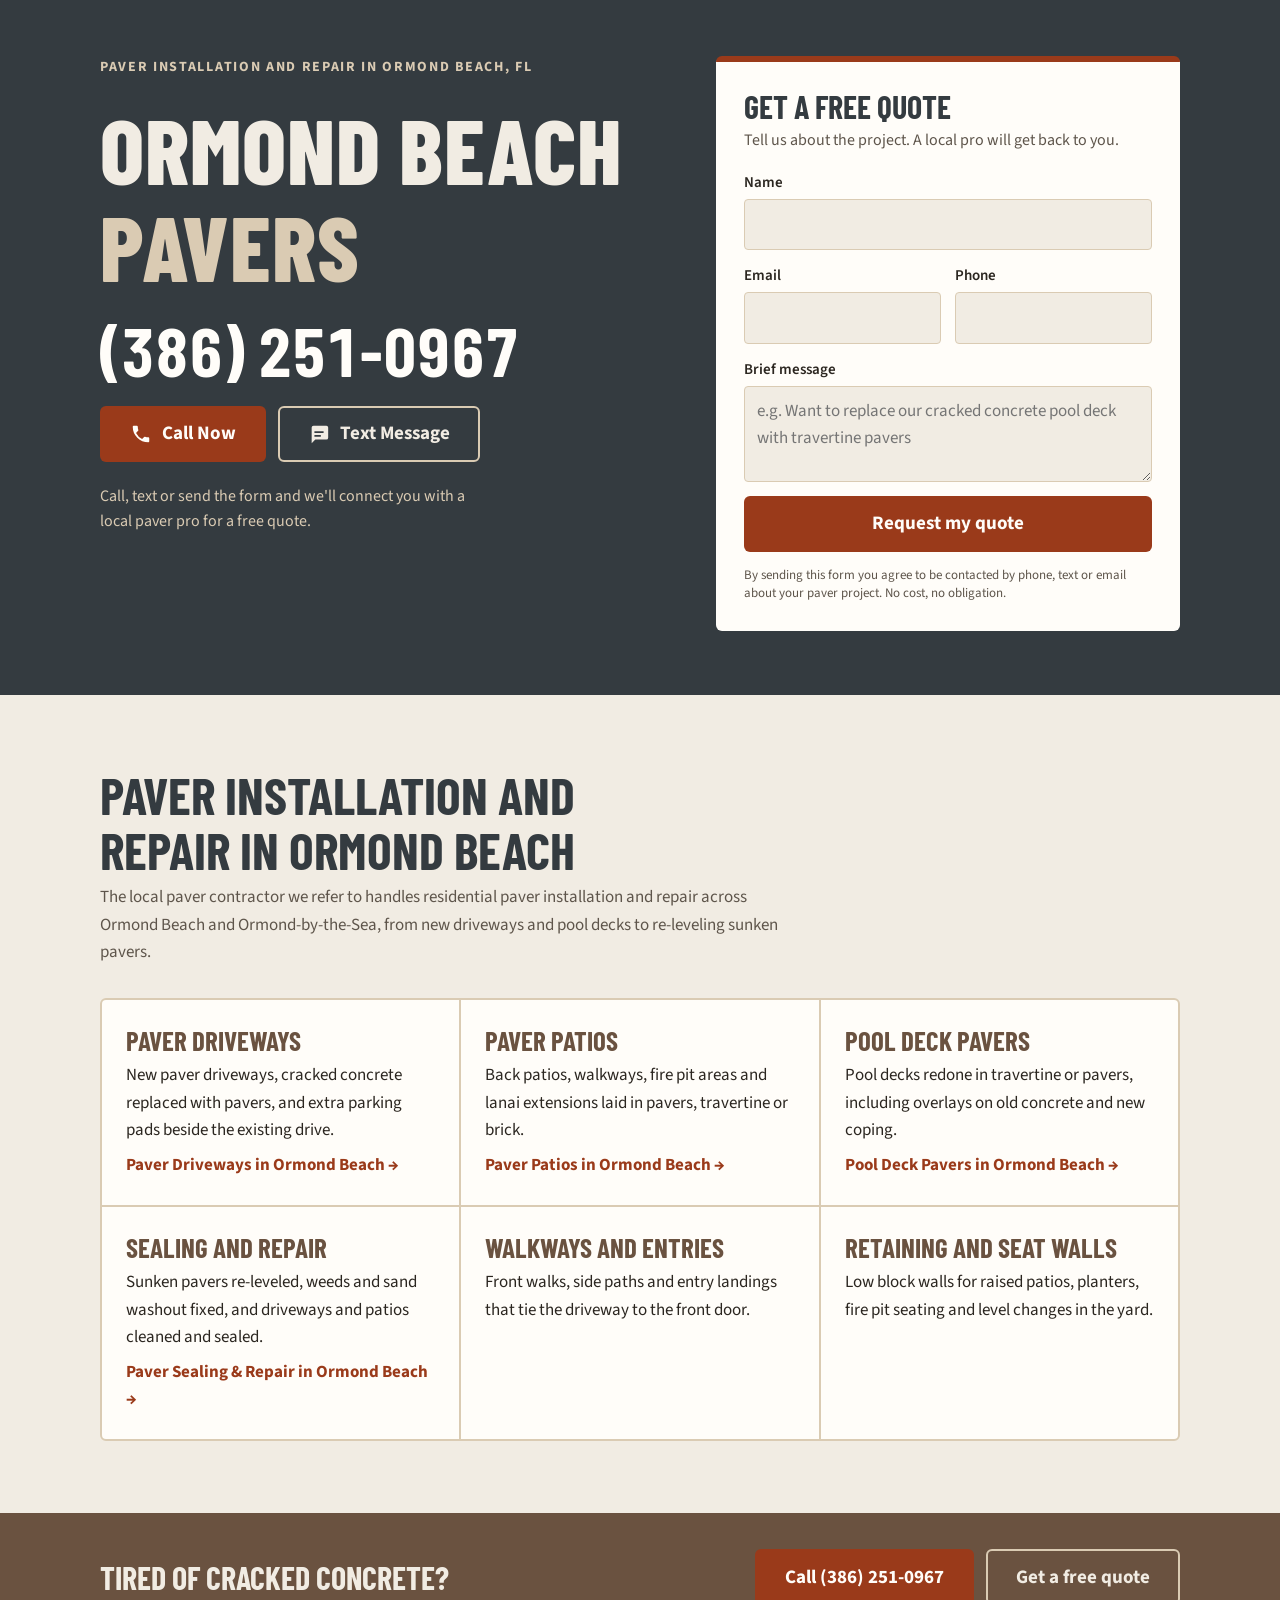
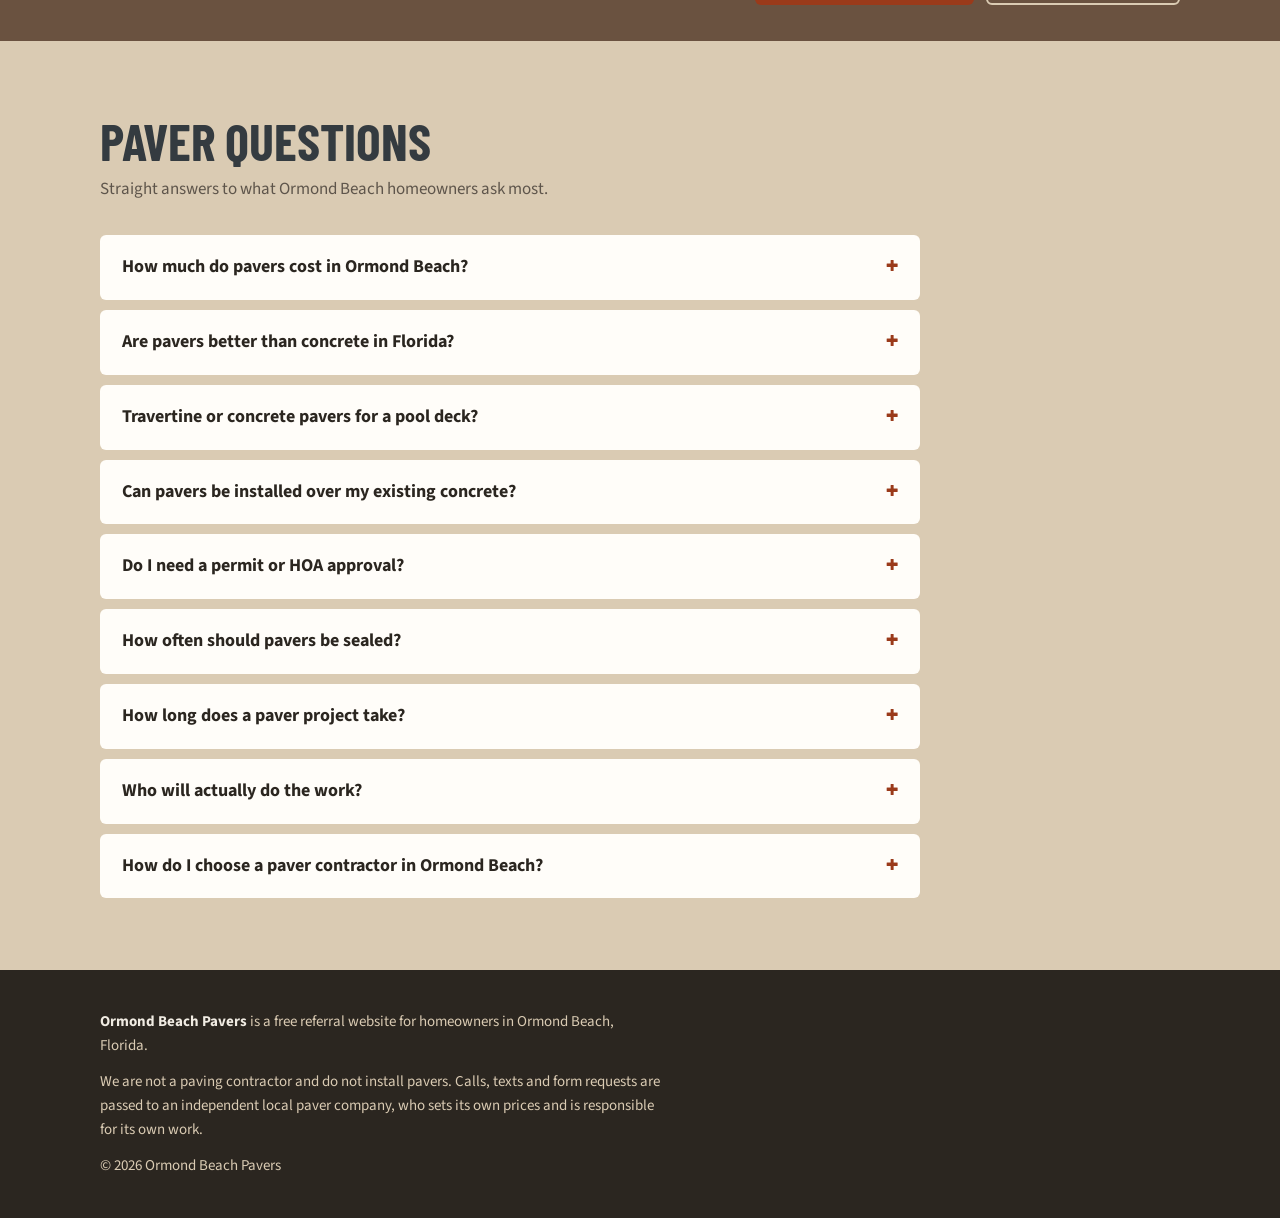
<file: index.html>
<!doctype html>
<html lang="en">
<head>
<meta charset="utf-8">
<meta name="viewport" content="width=device-width, initial-scale=1, viewport-fit=cover">
<title>Paver Contractors &amp; Installation in Ormond Beach, FL</title>
<meta name="description" content="Looking for paver contractors in Ormond Beach, FL? Get connected with a local paver company for paver installation and repair on driveways, patios and pool decks. Free referral, free quotes.">
<link rel="canonical" href="https://ormondbeachpavers.com/">
<meta property="og:type" content="website">
<meta property="og:site_name" content="Ormond Beach Pavers">
<meta property="og:title" content="Paver Contractors &amp; Installation in Ormond Beach, FL">
<meta property="og:description" content="Looking for paver contractors in Ormond Beach, FL? Get connected with a local paver company for paver installation and repair on driveways, patios and pool decks. Free referral, free quotes.">
<meta property="og:url" content="https://ormondbeachpavers.com/">
<meta property="og:locale" content="en_US">
<link rel="preconnect" href="https://fonts.googleapis.com">
<link rel="preconnect" href="https://fonts.gstatic.com" crossorigin>
<link rel="stylesheet" href="https://fonts.googleapis.com/css2?family=Barlow+Condensed:wght@600;700;800&family=Source+Sans+3:wght@400;600;700&display=swap">
<link rel="stylesheet" href="/site.css">
<script type="application/ld+json">
{
 "@context": "https://schema.org",
 "@type": "WebSite",
 "name": "Ormond Beach Pavers",
 "url": "https://ormondbeachpavers.com/"
}
</script>
<script type="application/ld+json">
{
 "@context": "https://schema.org",
 "@type": "Service",
 "name": "Ormond Beach Pavers referrals",
 "serviceType": "Paver installation referral",
 "description": "Free referral service that connects Ormond Beach homeowners with an independent local paver company.",
 "areaServed": {
  "@type": "City",
  "name": "Ormond Beach",
  "containedInPlace": {
   "@type": "State",
   "name": "Florida"
  }
 },
 "provider": {
  "@type": "Organization",
  "name": "Ormond Beach Pavers",
  "url": "https://ormondbeachpavers.com/"
 }
}
</script>
<script type="application/ld+json">
{
 "@context": "https://schema.org",
 "@type": "FAQPage",
 "mainEntity": [
  {
   "@type": "Question",
   "name": "How much do pavers cost in Ormond Beach?",
   "acceptedAnswer": {
    "@type": "Answer",
    "text": "It depends on the size of the area, the paver type (concrete, travertine or brick), whether an old concrete slab has to be torn out, how much base work and grading is needed, and the pattern and borders. The fastest way to a real number is a free on-site quote, and it's worth comparing written quotes that list the same items."
   }
  },
  {
   "@type": "Question",
   "name": "Are pavers better than concrete in Florida?",
   "acceptedAnswer": {
    "@type": "Answer",
    "text": "Concrete costs less up front, but slabs crack as they settle and as roots push up, and cracks are hard to patch invisibly. Pavers cost more, but they flex instead of cracking, and a sunken or lifted section can be pulled up and relaid with the same pavers."
   }
  },
  {
   "@type": "Question",
   "name": "Travertine or concrete pavers for a pool deck?",
   "acceptedAnswer": {
    "@type": "Answer",
    "text": "Travertine stays cooler underfoot and has a natural, coastal look, which is why it's so common around Florida pools. Concrete pavers cost less and come in more colors. Lighter colors stay cooler in either material."
   }
  },
  {
   "@type": "Question",
   "name": "Can pavers be installed over my existing concrete?",
   "acceptedAnswer": {
    "@type": "Answer",
    "text": "Sometimes. If the slab is solid and level, thinner pavers or travertine can often be laid over it. If it's cracked, sinking or lifted by roots, it usually needs to come out first."
   }
  },
  {
   "@type": "Question",
   "name": "Do I need a permit or HOA approval?",
   "acceptedAnswer": {
    "@type": "Answer",
    "text": "Driveway aprons in the city right-of-way usually need approval from the City of Ormond Beach, and many Ormond neighborhoods have HOAs that approve colors and materials. Check both before work starts, and ask whether your contractor pulls any permits."
   }
  },
  {
   "@type": "Question",
   "name": "How often should pavers be sealed?",
   "acceptedAnswer": {
    "@type": "Answer",
    "text": "Sealing isn't required, but it helps lock the joint sand and resist stains and mold. Many Florida homeowners reseal every few years, depending on sun, shade and traffic."
   }
  },
  {
   "@type": "Question",
   "name": "How long does a paver project take?",
   "acceptedAnswer": {
    "@type": "Answer",
    "text": "Most residential patios, pool decks and driveways take a few days to about a week once work starts. Tear-out, walls, steps and rain can add time."
   }
  },
  {
   "@type": "Question",
   "name": "Who will actually do the work?",
   "acceptedAnswer": {
    "@type": "Answer",
    "text": "An independent local paver company. This site is a referral service. We don't employ crews or install pavers ourselves. When you call, text or send the form, we pass your request to a local company that serves Ormond Beach. Always ask any company for proof of insurance before work starts."
   }
  },
  {
   "@type": "Question",
   "name": "How do I choose a paver contractor in Ormond Beach?",
   "acceptedAnswer": {
    "@type": "Answer",
    "text": "Ask for proof of liability insurance and workers' compensation, and get a written quote that spells out the base depth, compaction, edge restraint, joint sand and cleanup, so you can compare quotes line for line. Ask to see recent paver installations nearby and what the workmanship warranty covers."
   }
  }
 ]
}
</script>
</head>
<body>

<header class="hero">
  <div class="wrap hero-grid">
    <div class="hero-copy">
      <div class="eyebrow">Paver installation and repair in Ormond Beach, FL</div>
      <h1>Ormond Beach <span>Pavers</span></h1>
      <a class="phone" href="tel:+13862510967">(386) 251-0967</a>
      <div class="ctas">
        <a class="btn btn-rust" href="tel:+13862510967">
          <svg viewBox="0 0 24 24" fill="currentColor" aria-hidden="true"><path d="M6.6 10.8a15.1 15.1 0 0 0 6.6 6.6l2.2-2.2a1 1 0 0 1 1-.25 11.4 11.4 0 0 0 3.6.57 1 1 0 0 1 1 1V20a1 1 0 0 1-1 1A17 17 0 0 1 3 4a1 1 0 0 1 1-1h3.5a1 1 0 0 1 1 1c0 1.25.2 2.45.57 3.57a1 1 0 0 1-.25 1z"/></svg>
          Call Now
        </a>
        <a class="btn btn-outline" href="sms:+13862510967">
          <svg viewBox="0 0 24 24" fill="currentColor" aria-hidden="true"><path d="M4 3h16a2 2 0 0 1 2 2v11a2 2 0 0 1-2 2H8l-4 4V5a2 2 0 0 1 2-2zm3 6v2h10V9zm0 4v2h7v-2z"/></svg>
          Text Message
        </a>
      </div>
      <p class="hero-note">Call, text or send the form and we'll connect you with a local paver pro for a free quote.</p>
    </div>

    <div class="quote" id="quote">
      <h2>Get a free quote</h2>
      <p class="sub">Tell us about the project. A local pro will get back to you.</p>
      <form id="lead-form" action="/api/lead" method="post" novalidate>
        <div class="hp" aria-hidden="true"><label for="company">Company</label><input id="company" name="company" type="text" tabindex="-1" autocomplete="off"></div>
        <div class="field">
          <label for="name">Name</label>
          <input id="name" name="name" type="text" autocomplete="name" required>
        </div>
        <div class="row2">
          <div class="field">
            <label for="email">Email</label>
            <input id="email" name="email" type="email" autocomplete="email" required>
          </div>
          <div class="field">
            <label for="phone">Phone</label>
            <input id="phone" name="phone" type="tel" autocomplete="tel" required>
          </div>
        </div>
        <div class="field">
          <label for="message">Brief message</label>
          <textarea id="message" name="message" placeholder="e.g. Want to replace our cracked concrete pool deck with travertine pavers"></textarea>
        </div>
        <button class="btn btn-rust" type="submit">Request my quote</button>
        <p class="consent">By sending this form you agree to be contacted by phone, text or email about your paver project. No cost, no obligation.</p>
        <p class="form-msg" id="form-msg" hidden></p>
      </form>
    </div>
  </div>
</header>

<main>
  <section class="block services" id="services">
    <div class="wrap">
      <div class="section-head">
        <h2>Paver installation and repair in Ormond Beach</h2>
        <p>The local paver contractor we refer to handles residential paver installation and repair across Ormond Beach and Ormond-by-the-Sea, from new driveways and pool decks to re-leveling sunken pavers.</p>
      </div>
      <div class="svc-grid">
        <div class="svc"><a href="/paver-driveways/"><h3>Paver driveways</h3><p>New paver driveways, cracked concrete replaced with pavers, and extra parking pads beside the existing drive.</p><p class="more">Paver Driveways in Ormond Beach &rarr;</p></a></div>
        <div class="svc"><a href="/paver-patios/"><h3>Paver patios</h3><p>Back patios, walkways, fire pit areas and lanai extensions laid in pavers, travertine or brick.</p><p class="more">Paver Patios in Ormond Beach &rarr;</p></a></div>
        <div class="svc"><a href="/pool-deck-pavers/"><h3>Pool deck pavers</h3><p>Pool decks redone in travertine or pavers, including overlays on old concrete and new coping.</p><p class="more">Pool Deck Pavers in Ormond Beach &rarr;</p></a></div>
        <div class="svc"><a href="/paver-sealing-repair/"><h3>Sealing and repair</h3><p>Sunken pavers re-leveled, weeds and sand washout fixed, and driveways and patios cleaned and sealed.</p><p class="more">Paver Sealing &amp; Repair in Ormond Beach &rarr;</p></a></div>
        <div class="svc"><h3>Walkways and entries</h3><p>Front walks, side paths and entry landings that tie the driveway to the front door.</p></div>
        <div class="svc"><h3>Retaining and seat walls</h3><p>Low block walls for raised patios, planters, fire pit seating and level changes in the yard.</p></div>
      </div>
    </div>
  </section>

  <div class="mid-cta">
    <div class="wrap">
      <p>Tired of cracked concrete?</p>
      <div class="ctas">
        <a class="btn btn-rust" href="tel:+13862510967">Call (386) 251-0967</a>
        <a class="btn btn-outline" href="#quote">Get a free quote</a>
      </div>
    </div>
  </div>

  <section class="block faq" id="faq">
    <div class="wrap">
      <div class="section-head">
        <h2>Paver questions</h2>
        <p>Straight answers to what Ormond Beach homeowners ask most.</p>
      </div>
      <div class="faq-list">
        <details>
          <summary>How much do pavers cost in Ormond Beach?</summary>
          <p>It depends on the size of the area, the paver type (concrete, travertine or brick), whether an old concrete slab has to be torn out, how much base work and grading is needed, and the pattern and borders. The fastest way to a real number is a free on-site quote, and it&#x27;s worth comparing written quotes that list the same items.</p>
        </details>
        <details>
          <summary>Are pavers better than concrete in Florida?</summary>
          <p>Concrete costs less up front, but slabs crack as they settle and as roots push up, and cracks are hard to patch invisibly. Pavers cost more, but they flex instead of cracking, and a sunken or lifted section can be pulled up and relaid with the same pavers.</p>
        </details>
        <details>
          <summary>Travertine or concrete pavers for a pool deck?</summary>
          <p>Travertine stays cooler underfoot and has a natural, coastal look, which is why it&#x27;s so common around Florida pools. Concrete pavers cost less and come in more colors. Lighter colors stay cooler in either material.</p>
        </details>
        <details>
          <summary>Can pavers be installed over my existing concrete?</summary>
          <p>Sometimes. If the slab is solid and level, thinner pavers or travertine can often be laid over it. If it&#x27;s cracked, sinking or lifted by roots, it usually needs to come out first.</p>
        </details>
        <details>
          <summary>Do I need a permit or HOA approval?</summary>
          <p>Driveway aprons in the city right-of-way usually need approval from the City of Ormond Beach, and many Ormond neighborhoods have HOAs that approve colors and materials. Check both before work starts, and ask whether your contractor pulls any permits.</p>
        </details>
        <details>
          <summary>How often should pavers be sealed?</summary>
          <p>Sealing isn&#x27;t required, but it helps lock the joint sand and resist stains and mold. Many Florida homeowners reseal every few years, depending on sun, shade and traffic.</p>
        </details>
        <details>
          <summary>How long does a paver project take?</summary>
          <p>Most residential patios, pool decks and driveways take a few days to about a week once work starts. Tear-out, walls, steps and rain can add time.</p>
        </details>
        <details>
          <summary>Who will actually do the work?</summary>
          <p>An independent local paver company. This site is a referral service. We don&#x27;t employ crews or install pavers ourselves. When you call, text or send the form, we pass your request to a local company that serves Ormond Beach. Always ask any company for proof of insurance before work starts.</p>
        </details>
        <details>
          <summary>How do I choose a paver contractor in Ormond Beach?</summary>
          <p>Ask for proof of liability insurance and workers&#x27; compensation, and get a written quote that spells out the base depth, compaction, edge restraint, joint sand and cleanup, so you can compare quotes line for line. Ask to see recent paver installations nearby and what the workmanship warranty covers.</p>
        </details>
      </div>
    </div>
  </section>
</main>

<footer>
  <div class="wrap">
    <p><strong>Ormond Beach Pavers</strong> is a free referral website for homeowners in Ormond Beach, Florida.</p>
    <p>We are not a paving contractor and do not install pavers. Calls, texts and form requests are passed to an independent local paver company, who sets its own prices and is responsible for its own work.</p>
    <p>&copy; 2026 Ormond Beach Pavers</p>
  </div>
</footer>

<div class="callbar" aria-label="Contact">
  <a class="btn btn-rust" href="tel:+13862510967">Call Now</a>
  <a class="btn btn-outline" href="sms:+13862510967">Text</a>
</div>

<script src="/form.js" defer></script>
</body>
</html>
</file>
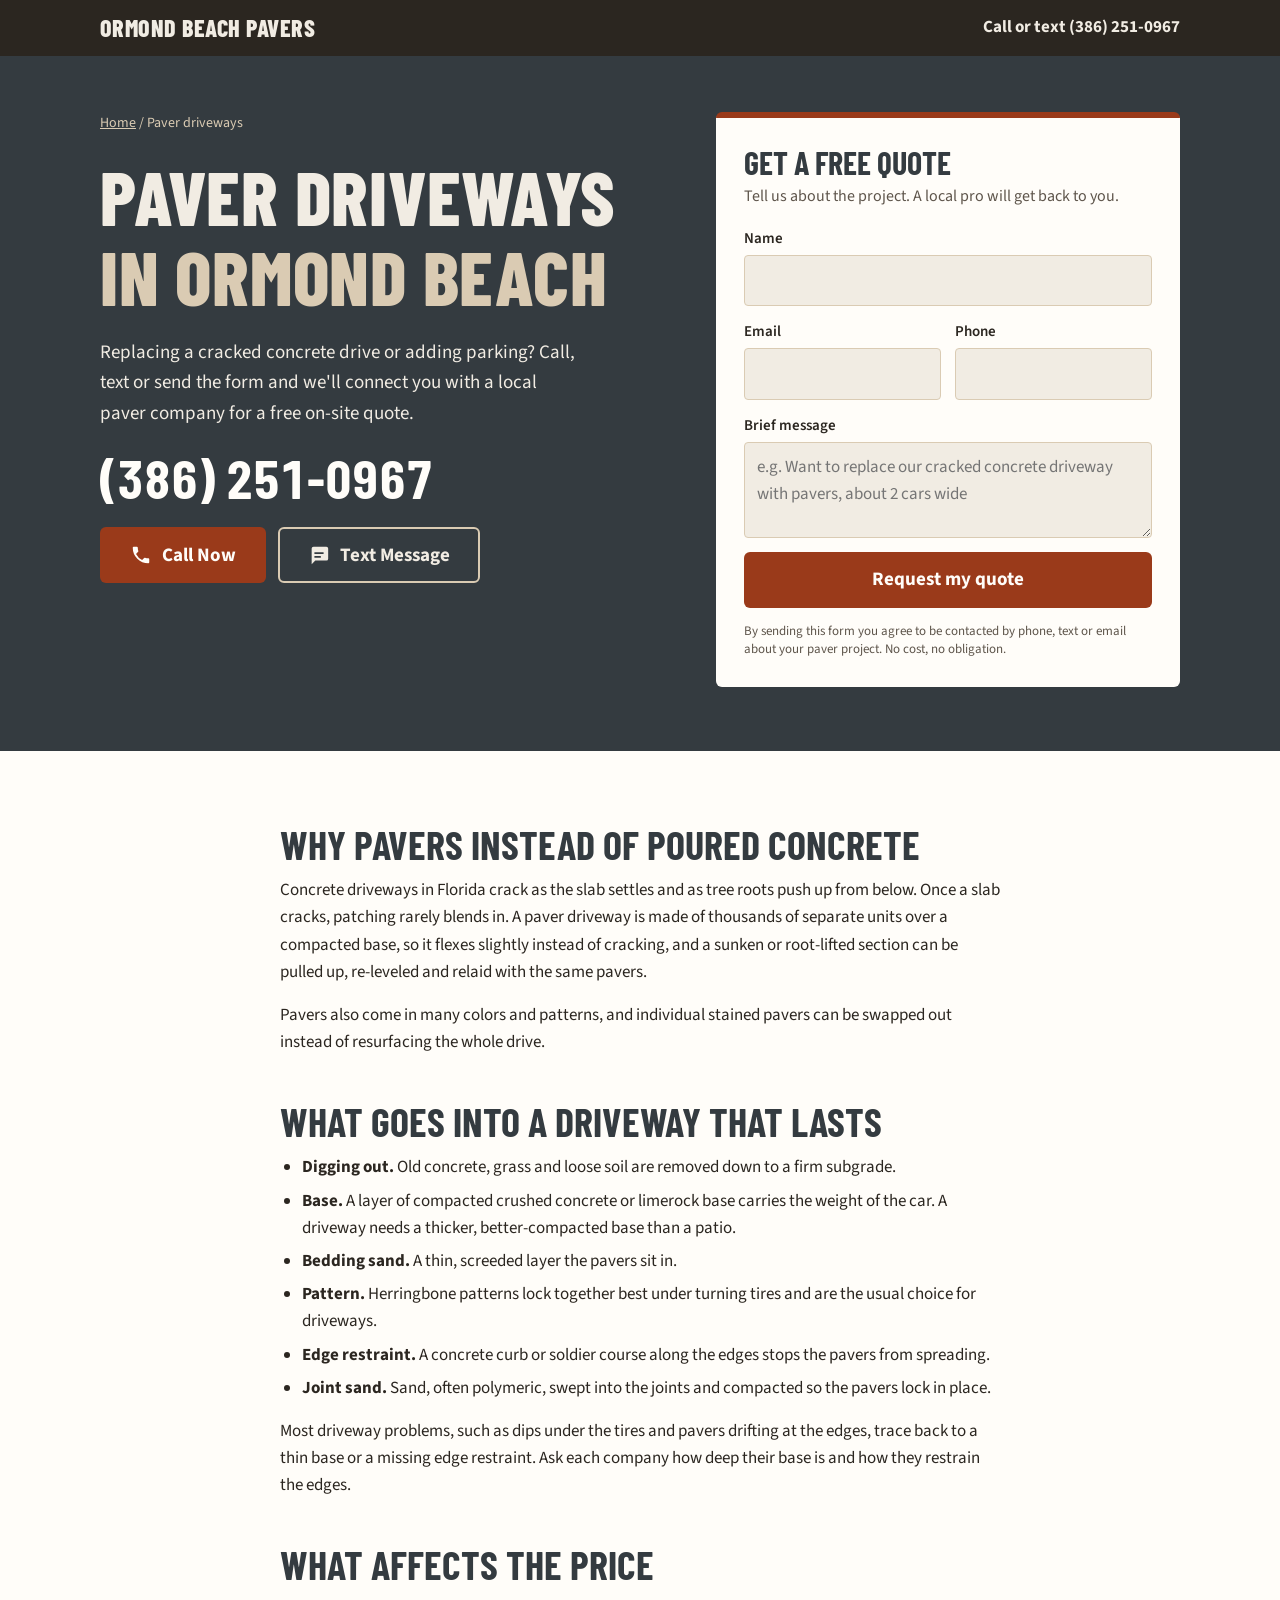
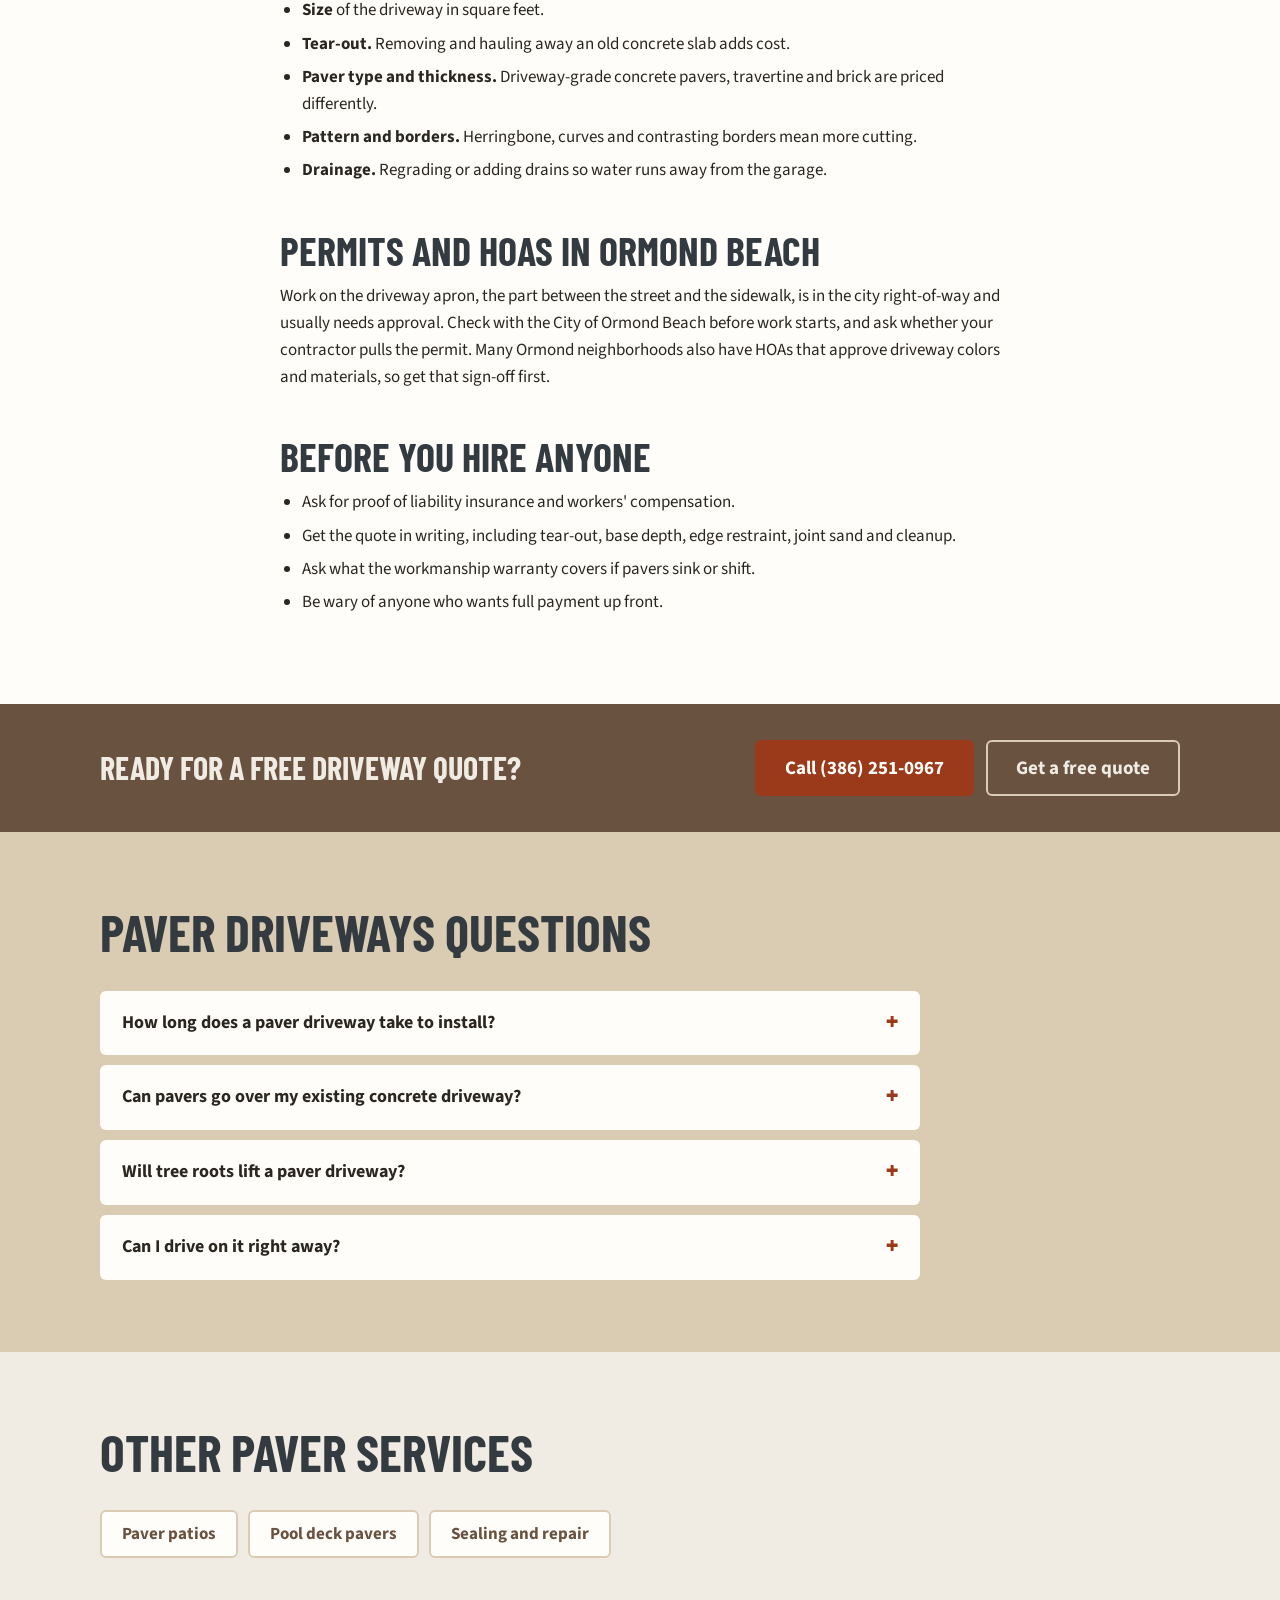
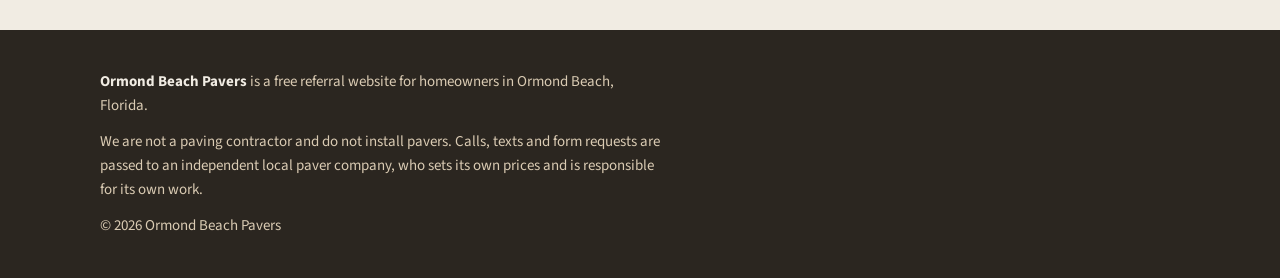
<file: paver-driveways/index.html>
<!doctype html>
<html lang="en">
<head>
<meta charset="utf-8">
<meta name="viewport" content="width=device-width, initial-scale=1, viewport-fit=cover">
<title>Paver Driveways in Ormond Beach, FL | Free Quotes</title>
<meta name="description" content="Planning a new paver driveway in Ormond Beach? Call or text (386) 251-0967 to get connected with a local paver company for a free on-site quote. New driveways, concrete replacement and extensions.">
<link rel="canonical" href="https://ormondbeachpavers.com/paver-driveways/">
<meta property="og:type" content="website">
<meta property="og:site_name" content="Ormond Beach Pavers">
<meta property="og:title" content="Paver Driveways in Ormond Beach, FL | Free Quotes">
<meta property="og:description" content="Planning a new paver driveway in Ormond Beach? Call or text (386) 251-0967 to get connected with a local paver company for a free on-site quote. New driveways, concrete replacement and extensions.">
<meta property="og:url" content="https://ormondbeachpavers.com/paver-driveways/">
<meta property="og:locale" content="en_US">
<link rel="preconnect" href="https://fonts.googleapis.com">
<link rel="preconnect" href="https://fonts.gstatic.com" crossorigin>
<link rel="stylesheet" href="https://fonts.googleapis.com/css2?family=Barlow+Condensed:wght@600;700;800&family=Source+Sans+3:wght@400;600;700&display=swap">
<link rel="stylesheet" href="/site.css">
<script type="application/ld+json">
{
 "@context": "https://schema.org",
 "@type": "Service",
 "name": "Paver Driveways referrals in Ormond Beach",
 "serviceType": "Paver Driveways",
 "description": "Planning a new paver driveway in Ormond Beach? Call or text (386) 251-0967 to get connected with a local paver company for a free on-site quote. New driveways, concrete replacement and extensions.",
 "url": "https://ormondbeachpavers.com/paver-driveways/",
 "areaServed": {
  "@type": "City",
  "name": "Ormond Beach",
  "containedInPlace": {
   "@type": "State",
   "name": "Florida"
  }
 },
 "provider": {
  "@type": "Organization",
  "name": "Ormond Beach Pavers",
  "url": "https://ormondbeachpavers.com/"
 }
}
</script>
<script type="application/ld+json">
{
 "@context": "https://schema.org",
 "@type": "BreadcrumbList",
 "itemListElement": [
  {
   "@type": "ListItem",
   "position": 1,
   "name": "Home",
   "item": "https://ormondbeachpavers.com/"
  },
  {
   "@type": "ListItem",
   "position": 2,
   "name": "Paver driveways",
   "item": "https://ormondbeachpavers.com/paver-driveways/"
  }
 ]
}
</script>
<script type="application/ld+json">
{
 "@context": "https://schema.org",
 "@type": "FAQPage",
 "mainEntity": [
  {
   "@type": "Question",
   "name": "How long does a paver driveway take to install?",
   "acceptedAnswer": {
    "@type": "Answer",
    "text": "Most residential driveways take a few days once work starts, including tear-out of the old slab. Larger driveways, curved designs and rain delays can stretch that out."
   }
  },
  {
   "@type": "Question",
   "name": "Can pavers go over my existing concrete driveway?",
   "acceptedAnswer": {
    "@type": "Answer",
    "text": "Sometimes. If the slab is sound and level, some companies lay thinner pavers over it with a bonded bed. A cracked or settling slab usually has to come out first, because the pavers will follow the cracks."
   }
  },
  {
   "@type": "Question",
   "name": "Will tree roots lift a paver driveway?",
   "acceptedAnswer": {
    "@type": "Answer",
    "text": "Roots can still push pavers up, but a lifted section can be pulled up, the root problem dealt with, and the same pavers relaid. With concrete, the slab cracks and has to be cut out and patched."
   }
  },
  {
   "@type": "Question",
   "name": "Can I drive on it right away?",
   "acceptedAnswer": {
    "@type": "Answer",
    "text": "Usually yes, once the joint sand is in and compacted. If polymeric sand is used, the company may ask you to keep off it for a day or so while it cures."
   }
  }
 ]
}
</script>
</head>
<body>
<div class="topbar">
  <div class="wrap">
    <a class="brand" href="/">Ormond Beach Pavers</a>
    <a class="top-phone" href="tel:+13862510967">Call or text (386) 251-0967</a>
  </div>
</div>

<header class="hero page">
  <div class="wrap hero-grid">
    <div class="hero-copy">
      <nav class="crumbs" aria-label="Breadcrumb"><a href="/">Home</a> / Paver driveways</nav>
      <h1>Paver Driveways <span>in Ormond Beach</span></h1>
      <p class="lede">Replacing a cracked concrete drive or adding parking? Call, text or send the form and we'll connect you with a local paver company for a free on-site quote.</p>
      <a class="phone" href="tel:+13862510967">(386) 251-0967</a>
      <div class="ctas">
        <a class="btn btn-rust" href="tel:+13862510967">
          <svg viewBox="0 0 24 24" fill="currentColor" aria-hidden="true"><path d="M6.6 10.8a15.1 15.1 0 0 0 6.6 6.6l2.2-2.2a1 1 0 0 1 1-.25 11.4 11.4 0 0 0 3.6.57 1 1 0 0 1 1 1V20a1 1 0 0 1-1 1A17 17 0 0 1 3 4a1 1 0 0 1 1-1h3.5a1 1 0 0 1 1 1c0 1.25.2 2.45.57 3.57a1 1 0 0 1-.25 1z"/></svg>
          Call Now
        </a>
        <a class="btn btn-outline" href="sms:+13862510967">
          <svg viewBox="0 0 24 24" fill="currentColor" aria-hidden="true"><path d="M4 3h16a2 2 0 0 1 2 2v11a2 2 0 0 1-2 2H8l-4 4V5a2 2 0 0 1 2-2zm3 6v2h10V9zm0 4v2h7v-2z"/></svg>
          Text Message
        </a>
      </div>
    </div>

    <div class="quote" id="quote">
      <h2>Get a free quote</h2>
      <p class="sub">Tell us about the project. A local pro will get back to you.</p>
      <form id="lead-form" action="/api/lead" method="post" novalidate>
        <div class="hp" aria-hidden="true"><label for="company">Company</label><input id="company" name="company" type="text" tabindex="-1" autocomplete="off"></div>
        <div class="field">
          <label for="name">Name</label>
          <input id="name" name="name" type="text" autocomplete="name" required>
        </div>
        <div class="row2">
          <div class="field">
            <label for="email">Email</label>
            <input id="email" name="email" type="email" autocomplete="email" required>
          </div>
          <div class="field">
            <label for="phone">Phone</label>
            <input id="phone" name="phone" type="tel" autocomplete="tel" required>
          </div>
        </div>
        <div class="field">
          <label for="message">Brief message</label>
          <textarea id="message" name="message" placeholder="e.g. Want to replace our cracked concrete driveway with pavers, about 2 cars wide"></textarea>
        </div>
        <button class="btn btn-rust" type="submit">Request my quote</button>
        <p class="consent">By sending this form you agree to be contacted by phone, text or email about your paver project. No cost, no obligation.</p>
        <p class="form-msg" id="form-msg" hidden></p>
      </form>
    </div>
  </div>
</header>

<main>
  <section class="block article">
    <div class="wrap prose">
<h2>Why pavers instead of poured concrete</h2>
<p>Concrete driveways in Florida crack as the slab settles and as tree roots push up from below. Once a slab cracks, patching rarely blends in. A paver driveway is made of thousands of separate units over a compacted base, so it flexes slightly instead of cracking, and a sunken or root-lifted section can be pulled up, re-leveled and relaid with the same pavers.</p>
<p>Pavers also come in many colors and patterns, and individual stained pavers can be swapped out instead of resurfacing the whole drive.</p>

<h2>What goes into a driveway that lasts</h2>
<ul>
<li><strong>Digging out.</strong> Old concrete, grass and loose soil are removed down to a firm subgrade.</li>
<li><strong>Base.</strong> A layer of compacted crushed concrete or limerock base carries the weight of the car. A driveway needs a thicker, better-compacted base than a patio.</li>
<li><strong>Bedding sand.</strong> A thin, screeded layer the pavers sit in.</li>
<li><strong>Pattern.</strong> Herringbone patterns lock together best under turning tires and are the usual choice for driveways.</li>
<li><strong>Edge restraint.</strong> A concrete curb or soldier course along the edges stops the pavers from spreading.</li>
<li><strong>Joint sand.</strong> Sand, often polymeric, swept into the joints and compacted so the pavers lock in place.</li>
</ul>
<p>Most driveway problems, such as dips under the tires and pavers drifting at the edges, trace back to a thin base or a missing edge restraint. Ask each company how deep their base is and how they restrain the edges.</p>

<h2>What affects the price</h2>
<ul>
<li><strong>Size</strong> of the driveway in square feet.</li>
<li><strong>Tear-out.</strong> Removing and hauling away an old concrete slab adds cost.</li>
<li><strong>Paver type and thickness.</strong> Driveway-grade concrete pavers, travertine and brick are priced differently.</li>
<li><strong>Pattern and borders.</strong> Herringbone, curves and contrasting borders mean more cutting.</li>
<li><strong>Drainage.</strong> Regrading or adding drains so water runs away from the garage.</li>
</ul>

<h2>Permits and HOAs in Ormond Beach</h2>
<p>Work on the driveway apron, the part between the street and the sidewalk, is in the city right-of-way and usually needs approval. Check with the City of Ormond Beach before work starts, and ask whether your contractor pulls the permit. Many Ormond neighborhoods also have HOAs that approve driveway colors and materials, so get that sign-off first.</p>

<h2>Before you hire anyone</h2>
<ul>
<li>Ask for proof of liability insurance and workers' compensation.</li>
<li>Get the quote in writing, including tear-out, base depth, edge restraint, joint sand and cleanup.</li>
<li>Ask what the workmanship warranty covers if pavers sink or shift.</li>
<li>Be wary of anyone who wants full payment up front.</li>
</ul>
    </div>
  </section>

  <div class="mid-cta">
    <div class="wrap">
      <p>Ready for a free driveway quote?</p>
      <div class="ctas">
        <a class="btn btn-rust" href="tel:+13862510967">Call (386) 251-0967</a>
        <a class="btn btn-outline" href="#quote">Get a free quote</a>
      </div>
    </div>
  </div>

  <section class="block faq">
    <div class="wrap">
      <div class="section-head">
        <h2>Paver Driveways questions</h2>
      </div>
      <div class="faq-list">
        <details>
          <summary>How long does a paver driveway take to install?</summary>
          <p>Most residential driveways take a few days once work starts, including tear-out of the old slab. Larger driveways, curved designs and rain delays can stretch that out.</p>
        </details>
        <details>
          <summary>Can pavers go over my existing concrete driveway?</summary>
          <p>Sometimes. If the slab is sound and level, some companies lay thinner pavers over it with a bonded bed. A cracked or settling slab usually has to come out first, because the pavers will follow the cracks.</p>
        </details>
        <details>
          <summary>Will tree roots lift a paver driveway?</summary>
          <p>Roots can still push pavers up, but a lifted section can be pulled up, the root problem dealt with, and the same pavers relaid. With concrete, the slab cracks and has to be cut out and patched.</p>
        </details>
        <details>
          <summary>Can I drive on it right away?</summary>
          <p>Usually yes, once the joint sand is in and compacted. If polymeric sand is used, the company may ask you to keep off it for a day or so while it cures.</p>
        </details>
      </div>
    </div>
  </section>

  <section class="block other">
    <div class="wrap">
      <div class="section-head">
        <h2>Other paver services</h2>
      </div>
      <ul class="other-list">
        <li><a href="/paver-patios/">Paver patios</a></li>
        <li><a href="/pool-deck-pavers/">Pool deck pavers</a></li>
        <li><a href="/paver-sealing-repair/">Sealing and repair</a></li>
      </ul>
    </div>
  </section>
</main>

<footer>
  <div class="wrap">
    <p><strong>Ormond Beach Pavers</strong> is a free referral website for homeowners in Ormond Beach, Florida.</p>
    <p>We are not a paving contractor and do not install pavers. Calls, texts and form requests are passed to an independent local paver company, who sets its own prices and is responsible for its own work.</p>
    <p>&copy; 2026 Ormond Beach Pavers</p>
  </div>
</footer>

<div class="callbar" aria-label="Contact">
  <a class="btn btn-rust" href="tel:+13862510967">Call Now</a>
  <a class="btn btn-outline" href="sms:+13862510967">Text</a>
</div>

<script src="/form.js" defer></script>
</body>
</html>
</file>
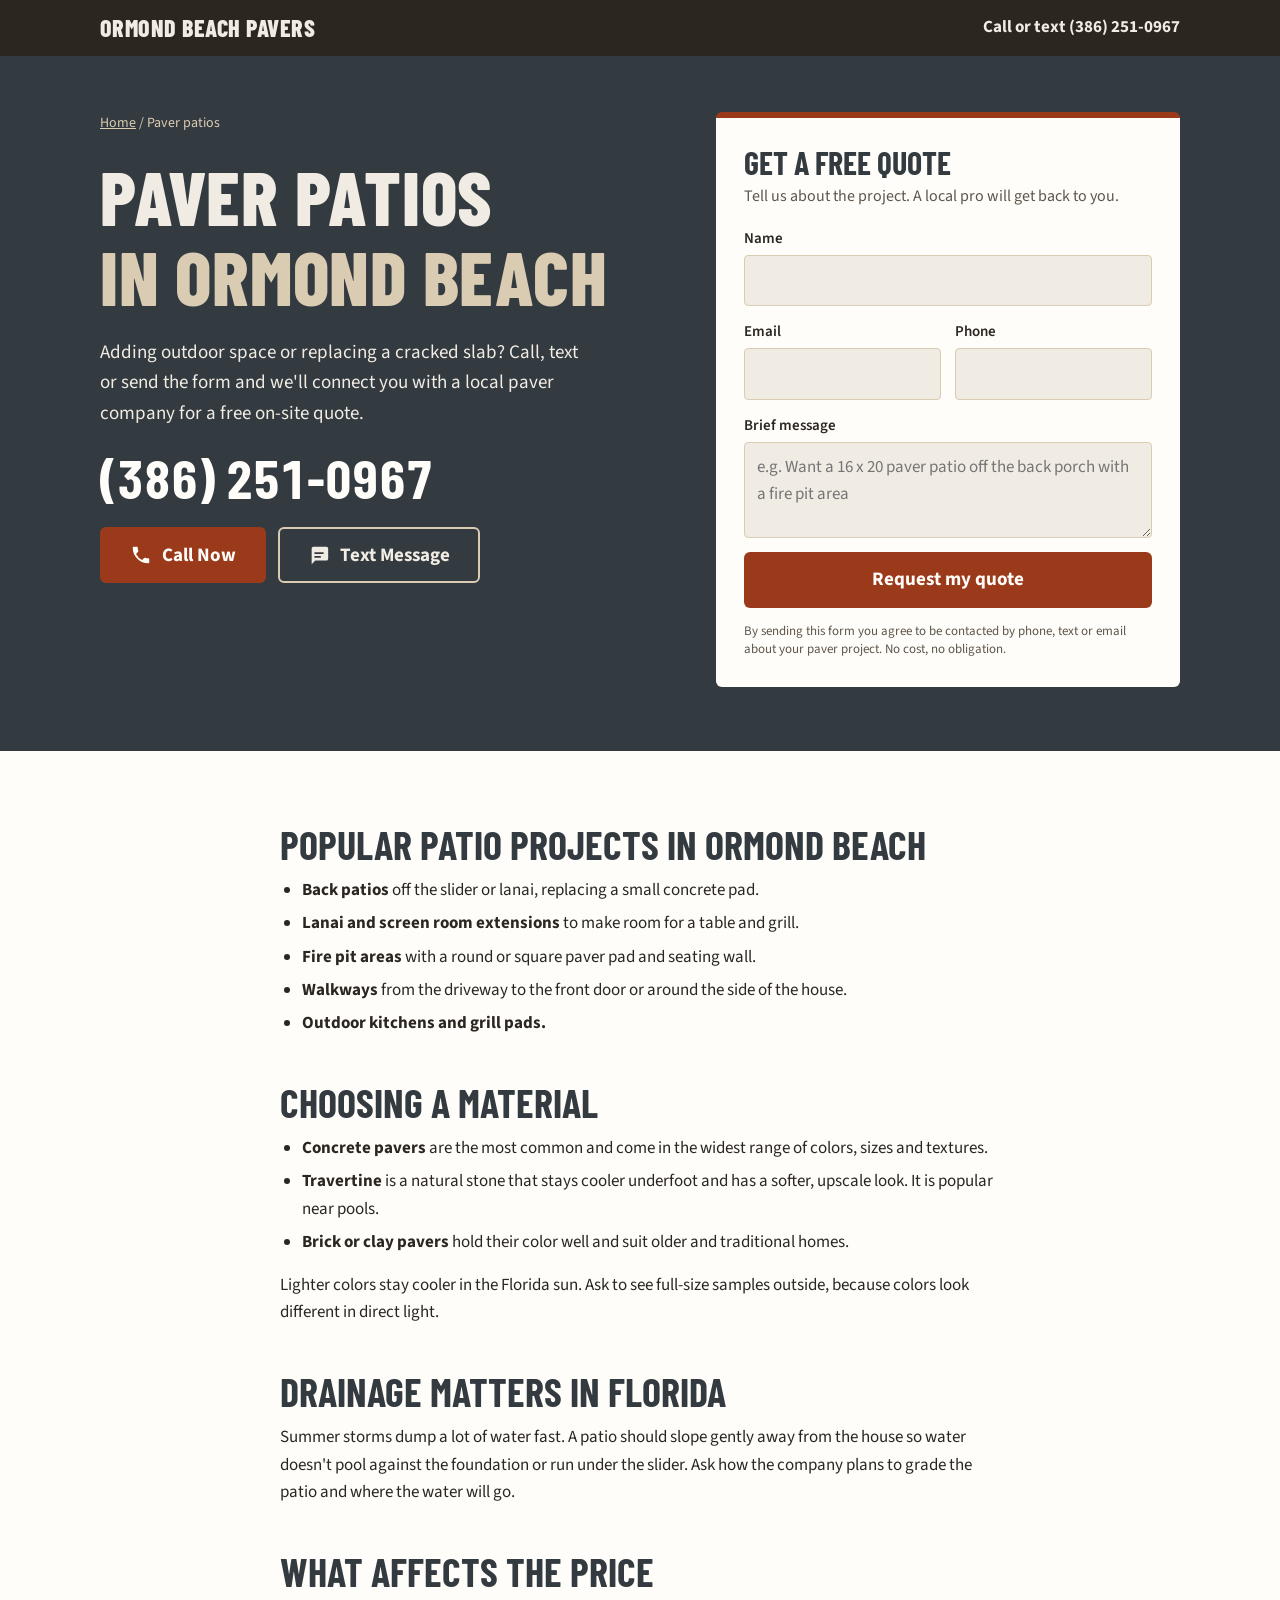
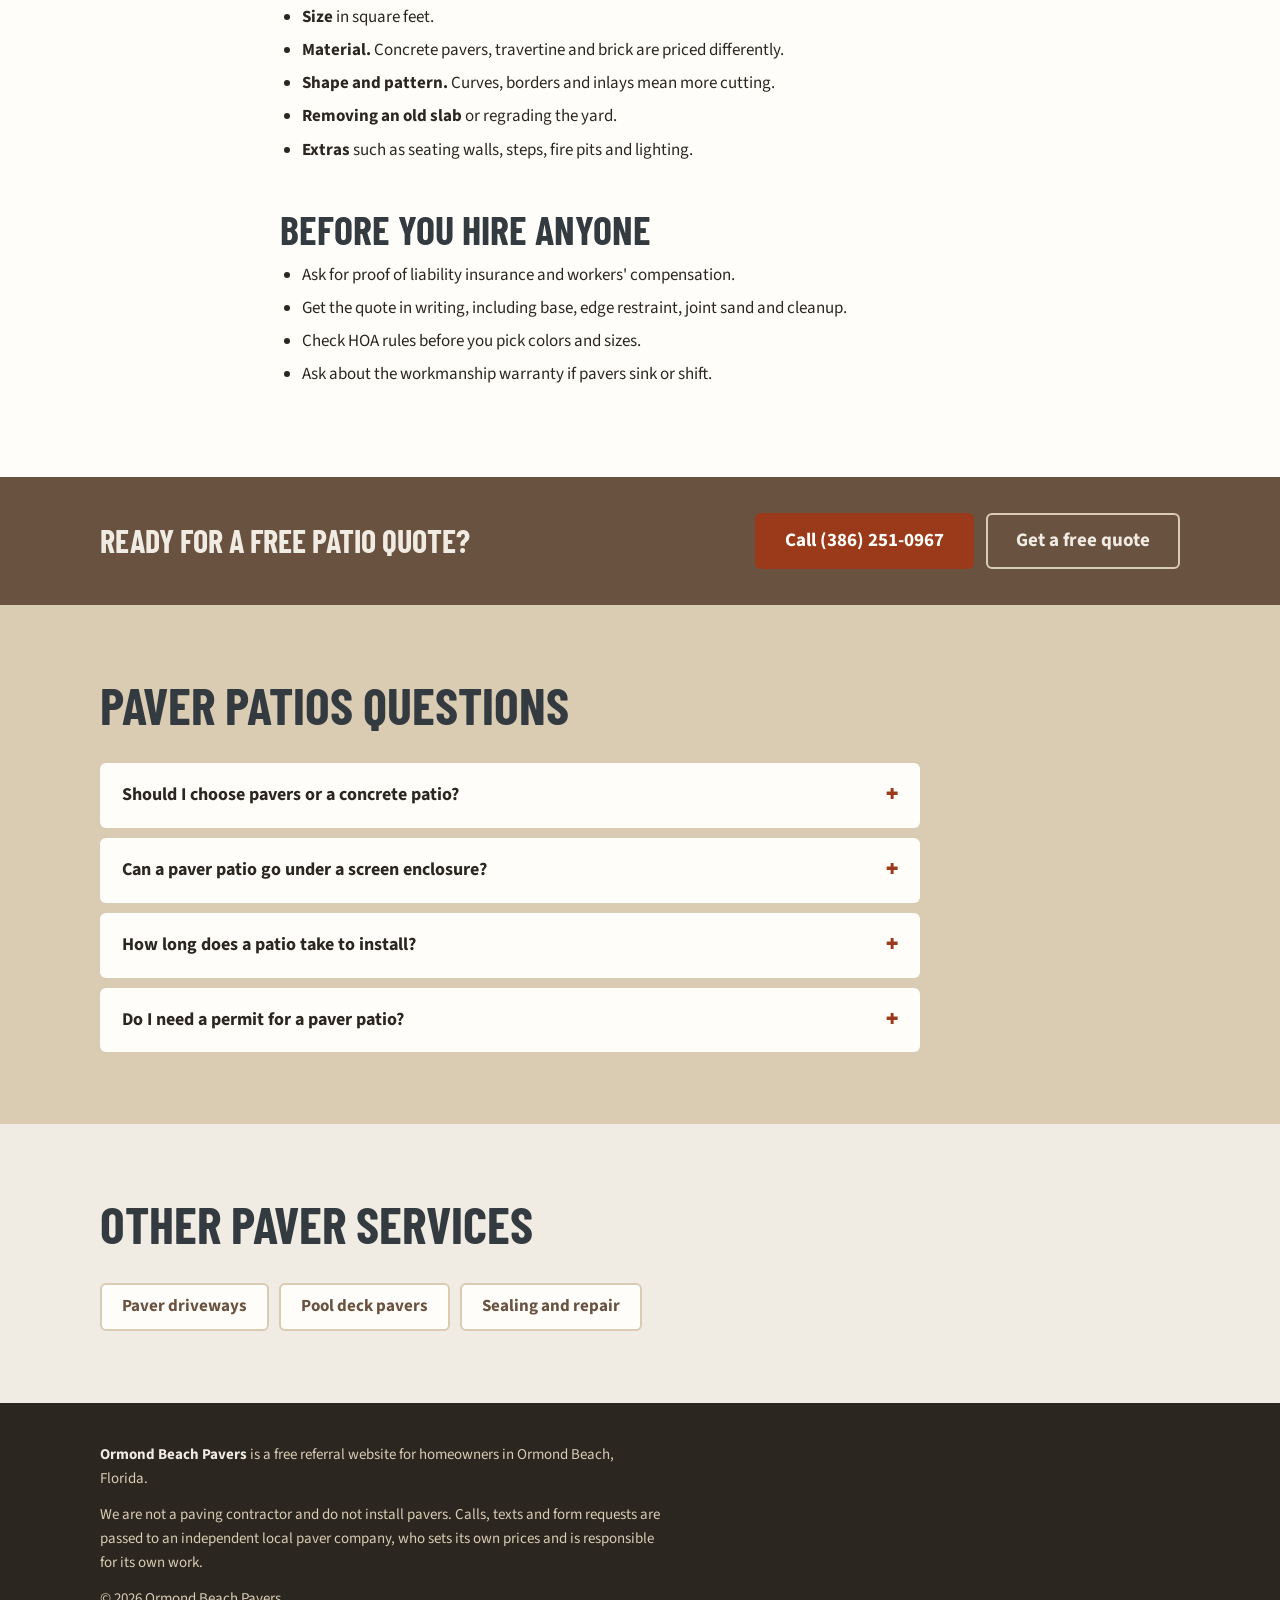
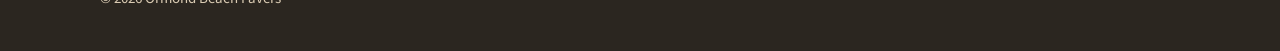
<file: paver-patios/index.html>
<!doctype html>
<html lang="en">
<head>
<meta charset="utf-8">
<meta name="viewport" content="width=device-width, initial-scale=1, viewport-fit=cover">
<title>Paver Patios in Ormond Beach, FL | Free Quotes</title>
<meta name="description" content="Want a paver patio in Ormond Beach? Call or text (386) 251-0967 to get connected with a local paver company for a free on-site quote. Patios, walkways, fire pit areas and lanai extensions.">
<link rel="canonical" href="https://ormondbeachpavers.com/paver-patios/">
<meta property="og:type" content="website">
<meta property="og:site_name" content="Ormond Beach Pavers">
<meta property="og:title" content="Paver Patios in Ormond Beach, FL | Free Quotes">
<meta property="og:description" content="Want a paver patio in Ormond Beach? Call or text (386) 251-0967 to get connected with a local paver company for a free on-site quote. Patios, walkways, fire pit areas and lanai extensions.">
<meta property="og:url" content="https://ormondbeachpavers.com/paver-patios/">
<meta property="og:locale" content="en_US">
<link rel="preconnect" href="https://fonts.googleapis.com">
<link rel="preconnect" href="https://fonts.gstatic.com" crossorigin>
<link rel="stylesheet" href="https://fonts.googleapis.com/css2?family=Barlow+Condensed:wght@600;700;800&family=Source+Sans+3:wght@400;600;700&display=swap">
<link rel="stylesheet" href="/site.css">
<script type="application/ld+json">
{
 "@context": "https://schema.org",
 "@type": "Service",
 "name": "Paver Patios referrals in Ormond Beach",
 "serviceType": "Paver Patios",
 "description": "Want a paver patio in Ormond Beach? Call or text (386) 251-0967 to get connected with a local paver company for a free on-site quote. Patios, walkways, fire pit areas and lanai extensions.",
 "url": "https://ormondbeachpavers.com/paver-patios/",
 "areaServed": {
  "@type": "City",
  "name": "Ormond Beach",
  "containedInPlace": {
   "@type": "State",
   "name": "Florida"
  }
 },
 "provider": {
  "@type": "Organization",
  "name": "Ormond Beach Pavers",
  "url": "https://ormondbeachpavers.com/"
 }
}
</script>
<script type="application/ld+json">
{
 "@context": "https://schema.org",
 "@type": "BreadcrumbList",
 "itemListElement": [
  {
   "@type": "ListItem",
   "position": 1,
   "name": "Home",
   "item": "https://ormondbeachpavers.com/"
  },
  {
   "@type": "ListItem",
   "position": 2,
   "name": "Paver patios",
   "item": "https://ormondbeachpavers.com/paver-patios/"
  }
 ]
}
</script>
<script type="application/ld+json">
{
 "@context": "https://schema.org",
 "@type": "FAQPage",
 "mainEntity": [
  {
   "@type": "Question",
   "name": "Should I choose pavers or a concrete patio?",
   "acceptedAnswer": {
    "@type": "Answer",
    "text": "Concrete costs less up front but cracks over time and is hard to repair invisibly. Pavers cost more but can be relaid if a section sinks, and they come in many more colors and patterns."
   }
  },
  {
   "@type": "Question",
   "name": "Can a paver patio go under a screen enclosure?",
   "acceptedAnswer": {
    "@type": "Answer",
    "text": "Yes. Pavers are often laid inside existing screen rooms or under a new enclosure. If an enclosure will be added later, tell the paver company so they can plan for the footer."
   }
  },
  {
   "@type": "Question",
   "name": "How long does a patio take to install?",
   "acceptedAnswer": {
    "@type": "Answer",
    "text": "Most residential patios take a few days. Larger projects with walls, steps or outdoor kitchens take longer."
   }
  },
  {
   "@type": "Question",
   "name": "Do I need a permit for a paver patio?",
   "acceptedAnswer": {
    "@type": "Answer",
    "text": "Often not for a simple patio on your own lot, but rules depend on the project and lot coverage, so check with the City of Ormond Beach and your HOA before work starts."
   }
  }
 ]
}
</script>
</head>
<body>
<div class="topbar">
  <div class="wrap">
    <a class="brand" href="/">Ormond Beach Pavers</a>
    <a class="top-phone" href="tel:+13862510967">Call or text (386) 251-0967</a>
  </div>
</div>

<header class="hero page">
  <div class="wrap hero-grid">
    <div class="hero-copy">
      <nav class="crumbs" aria-label="Breadcrumb"><a href="/">Home</a> / Paver patios</nav>
      <h1>Paver Patios <span>in Ormond Beach</span></h1>
      <p class="lede">Adding outdoor space or replacing a cracked slab? Call, text or send the form and we'll connect you with a local paver company for a free on-site quote.</p>
      <a class="phone" href="tel:+13862510967">(386) 251-0967</a>
      <div class="ctas">
        <a class="btn btn-rust" href="tel:+13862510967">
          <svg viewBox="0 0 24 24" fill="currentColor" aria-hidden="true"><path d="M6.6 10.8a15.1 15.1 0 0 0 6.6 6.6l2.2-2.2a1 1 0 0 1 1-.25 11.4 11.4 0 0 0 3.6.57 1 1 0 0 1 1 1V20a1 1 0 0 1-1 1A17 17 0 0 1 3 4a1 1 0 0 1 1-1h3.5a1 1 0 0 1 1 1c0 1.25.2 2.45.57 3.57a1 1 0 0 1-.25 1z"/></svg>
          Call Now
        </a>
        <a class="btn btn-outline" href="sms:+13862510967">
          <svg viewBox="0 0 24 24" fill="currentColor" aria-hidden="true"><path d="M4 3h16a2 2 0 0 1 2 2v11a2 2 0 0 1-2 2H8l-4 4V5a2 2 0 0 1 2-2zm3 6v2h10V9zm0 4v2h7v-2z"/></svg>
          Text Message
        </a>
      </div>
    </div>

    <div class="quote" id="quote">
      <h2>Get a free quote</h2>
      <p class="sub">Tell us about the project. A local pro will get back to you.</p>
      <form id="lead-form" action="/api/lead" method="post" novalidate>
        <div class="hp" aria-hidden="true"><label for="company">Company</label><input id="company" name="company" type="text" tabindex="-1" autocomplete="off"></div>
        <div class="field">
          <label for="name">Name</label>
          <input id="name" name="name" type="text" autocomplete="name" required>
        </div>
        <div class="row2">
          <div class="field">
            <label for="email">Email</label>
            <input id="email" name="email" type="email" autocomplete="email" required>
          </div>
          <div class="field">
            <label for="phone">Phone</label>
            <input id="phone" name="phone" type="tel" autocomplete="tel" required>
          </div>
        </div>
        <div class="field">
          <label for="message">Brief message</label>
          <textarea id="message" name="message" placeholder="e.g. Want a 16 x 20 paver patio off the back porch with a fire pit area"></textarea>
        </div>
        <button class="btn btn-rust" type="submit">Request my quote</button>
        <p class="consent">By sending this form you agree to be contacted by phone, text or email about your paver project. No cost, no obligation.</p>
        <p class="form-msg" id="form-msg" hidden></p>
      </form>
    </div>
  </div>
</header>

<main>
  <section class="block article">
    <div class="wrap prose">
<h2>Popular patio projects in Ormond Beach</h2>
<ul>
<li><strong>Back patios</strong> off the slider or lanai, replacing a small concrete pad.</li>
<li><strong>Lanai and screen room extensions</strong> to make room for a table and grill.</li>
<li><strong>Fire pit areas</strong> with a round or square paver pad and seating wall.</li>
<li><strong>Walkways</strong> from the driveway to the front door or around the side of the house.</li>
<li><strong>Outdoor kitchens and grill pads.</strong></li>
</ul>

<h2>Choosing a material</h2>
<ul>
<li><strong>Concrete pavers</strong> are the most common and come in the widest range of colors, sizes and textures.</li>
<li><strong>Travertine</strong> is a natural stone that stays cooler underfoot and has a softer, upscale look. It is popular near pools.</li>
<li><strong>Brick or clay pavers</strong> hold their color well and suit older and traditional homes.</li>
</ul>
<p>Lighter colors stay cooler in the Florida sun. Ask to see full-size samples outside, because colors look different in direct light.</p>

<h2>Drainage matters in Florida</h2>
<p>Summer storms dump a lot of water fast. A patio should slope gently away from the house so water doesn't pool against the foundation or run under the slider. Ask how the company plans to grade the patio and where the water will go.</p>

<h2>What affects the price</h2>
<ul>
<li><strong>Size</strong> in square feet.</li>
<li><strong>Material.</strong> Concrete pavers, travertine and brick are priced differently.</li>
<li><strong>Shape and pattern.</strong> Curves, borders and inlays mean more cutting.</li>
<li><strong>Removing an old slab</strong> or regrading the yard.</li>
<li><strong>Extras</strong> such as seating walls, steps, fire pits and lighting.</li>
</ul>

<h2>Before you hire anyone</h2>
<ul>
<li>Ask for proof of liability insurance and workers' compensation.</li>
<li>Get the quote in writing, including base, edge restraint, joint sand and cleanup.</li>
<li>Check HOA rules before you pick colors and sizes.</li>
<li>Ask about the workmanship warranty if pavers sink or shift.</li>
</ul>
    </div>
  </section>

  <div class="mid-cta">
    <div class="wrap">
      <p>Ready for a free patio quote?</p>
      <div class="ctas">
        <a class="btn btn-rust" href="tel:+13862510967">Call (386) 251-0967</a>
        <a class="btn btn-outline" href="#quote">Get a free quote</a>
      </div>
    </div>
  </div>

  <section class="block faq">
    <div class="wrap">
      <div class="section-head">
        <h2>Paver Patios questions</h2>
      </div>
      <div class="faq-list">
        <details>
          <summary>Should I choose pavers or a concrete patio?</summary>
          <p>Concrete costs less up front but cracks over time and is hard to repair invisibly. Pavers cost more but can be relaid if a section sinks, and they come in many more colors and patterns.</p>
        </details>
        <details>
          <summary>Can a paver patio go under a screen enclosure?</summary>
          <p>Yes. Pavers are often laid inside existing screen rooms or under a new enclosure. If an enclosure will be added later, tell the paver company so they can plan for the footer.</p>
        </details>
        <details>
          <summary>How long does a patio take to install?</summary>
          <p>Most residential patios take a few days. Larger projects with walls, steps or outdoor kitchens take longer.</p>
        </details>
        <details>
          <summary>Do I need a permit for a paver patio?</summary>
          <p>Often not for a simple patio on your own lot, but rules depend on the project and lot coverage, so check with the City of Ormond Beach and your HOA before work starts.</p>
        </details>
      </div>
    </div>
  </section>

  <section class="block other">
    <div class="wrap">
      <div class="section-head">
        <h2>Other paver services</h2>
      </div>
      <ul class="other-list">
        <li><a href="/paver-driveways/">Paver driveways</a></li>
        <li><a href="/pool-deck-pavers/">Pool deck pavers</a></li>
        <li><a href="/paver-sealing-repair/">Sealing and repair</a></li>
      </ul>
    </div>
  </section>
</main>

<footer>
  <div class="wrap">
    <p><strong>Ormond Beach Pavers</strong> is a free referral website for homeowners in Ormond Beach, Florida.</p>
    <p>We are not a paving contractor and do not install pavers. Calls, texts and form requests are passed to an independent local paver company, who sets its own prices and is responsible for its own work.</p>
    <p>&copy; 2026 Ormond Beach Pavers</p>
  </div>
</footer>

<div class="callbar" aria-label="Contact">
  <a class="btn btn-rust" href="tel:+13862510967">Call Now</a>
  <a class="btn btn-outline" href="sms:+13862510967">Text</a>
</div>

<script src="/form.js" defer></script>
</body>
</html>
</file>
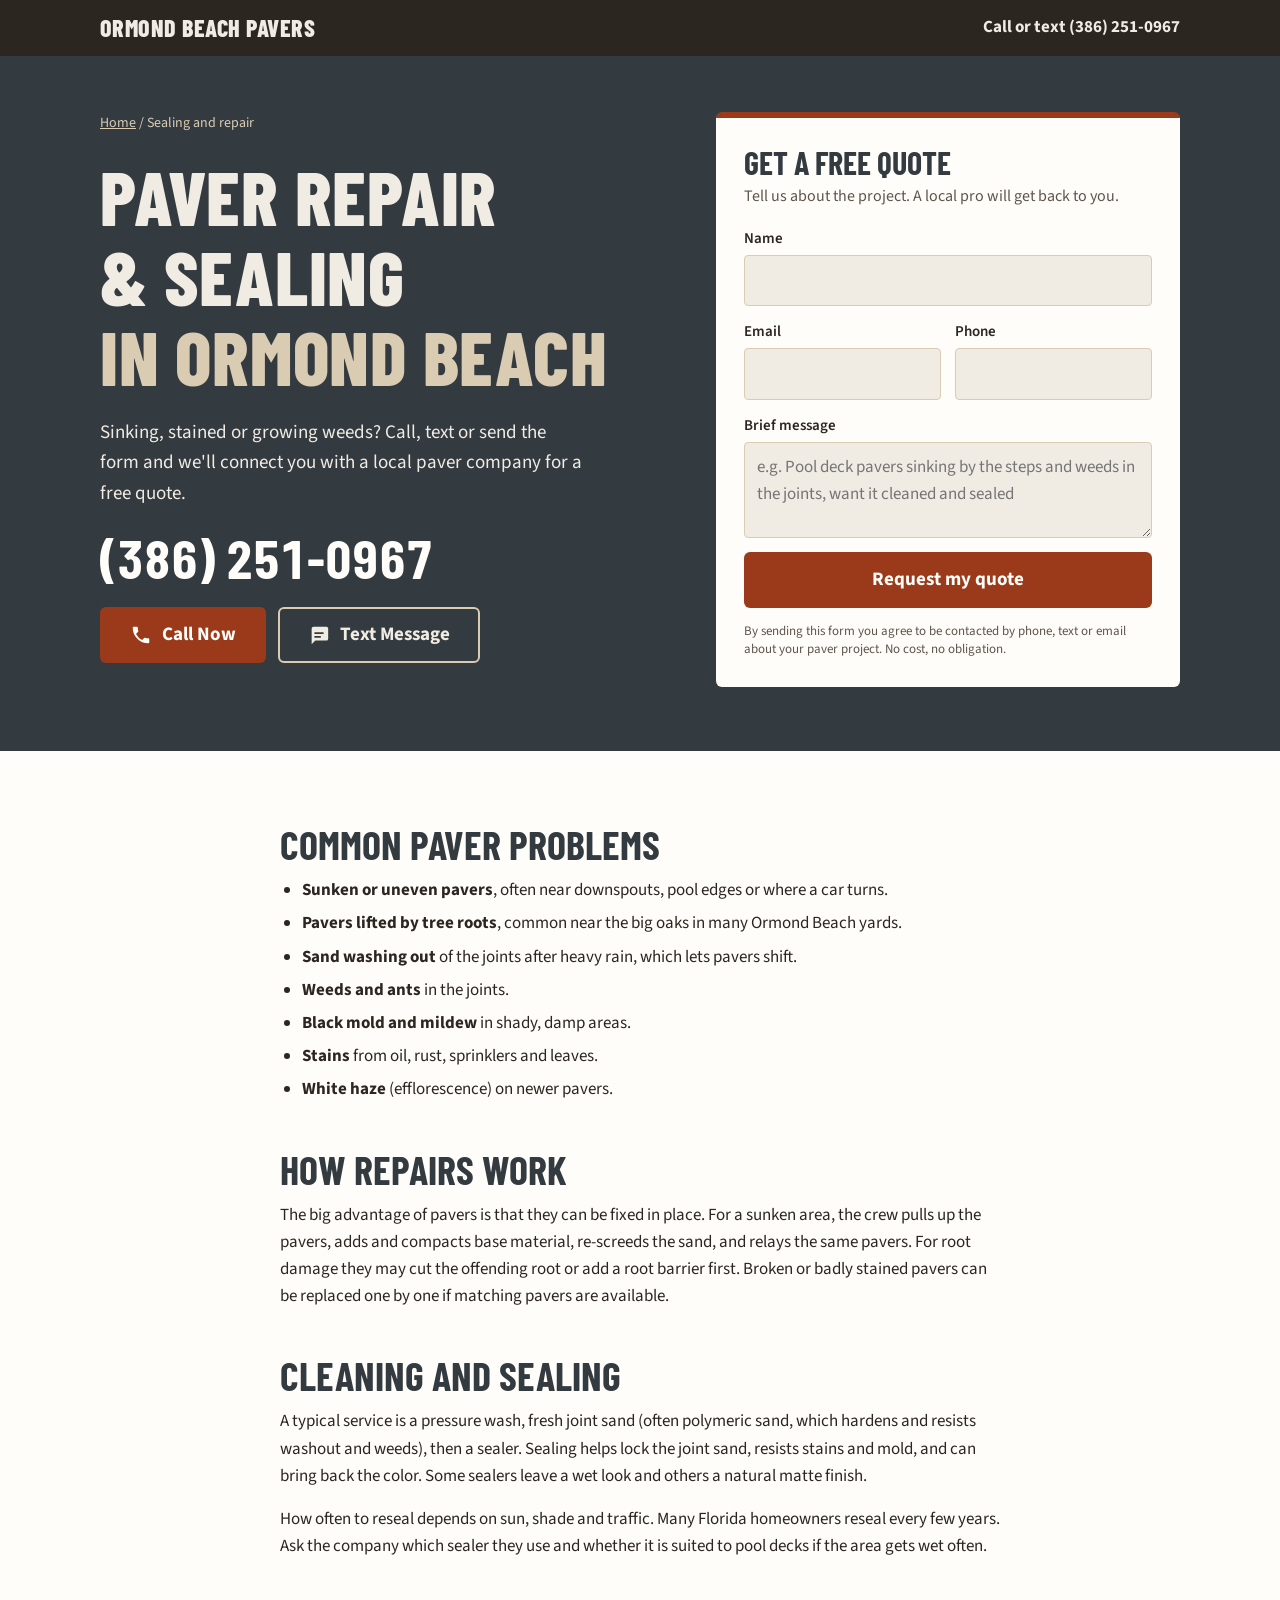
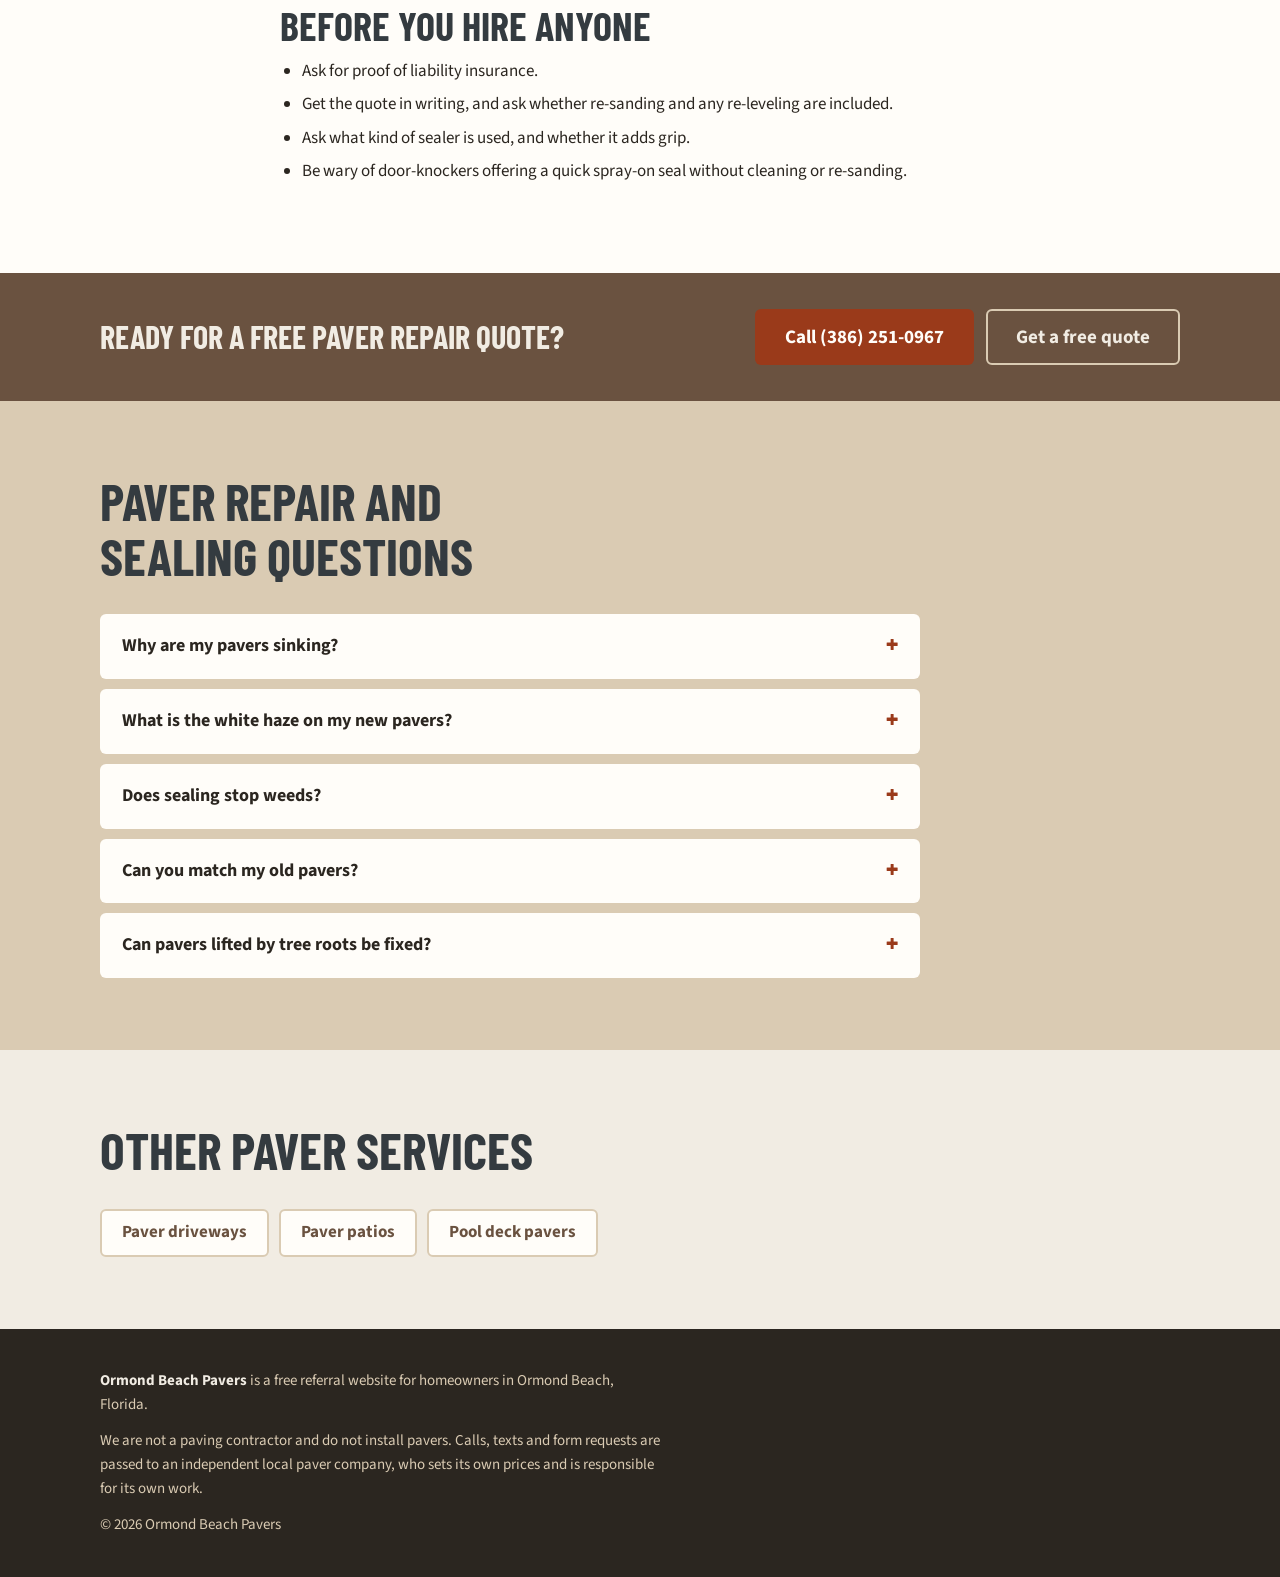
<file: paver-sealing-repair/index.html>
<!doctype html>
<html lang="en">
<head>
<meta charset="utf-8">
<meta name="viewport" content="width=device-width, initial-scale=1, viewport-fit=cover">
<title>Paver Repair &amp; Sealing in Ormond Beach, FL | Free Quotes</title>
<meta name="description" content="Need paver repair in Ormond Beach, FL? Sunken, root-lifted, stained or weedy pavers? Call or text (386) 251-0967 to get connected with a local paver company for a free quote on re-leveling, cleaning, sealing and re-sanding.">
<link rel="canonical" href="https://ormondbeachpavers.com/paver-sealing-repair/">
<meta property="og:type" content="website">
<meta property="og:site_name" content="Ormond Beach Pavers">
<meta property="og:title" content="Paver Repair &amp; Sealing in Ormond Beach, FL | Free Quotes">
<meta property="og:description" content="Need paver repair in Ormond Beach, FL? Sunken, root-lifted, stained or weedy pavers? Call or text (386) 251-0967 to get connected with a local paver company for a free quote on re-leveling, cleaning, sealing and re-sanding.">
<meta property="og:url" content="https://ormondbeachpavers.com/paver-sealing-repair/">
<meta property="og:locale" content="en_US">
<link rel="preconnect" href="https://fonts.googleapis.com">
<link rel="preconnect" href="https://fonts.gstatic.com" crossorigin>
<link rel="stylesheet" href="https://fonts.googleapis.com/css2?family=Barlow+Condensed:wght@600;700;800&family=Source+Sans+3:wght@400;600;700&display=swap">
<link rel="stylesheet" href="/site.css">
<script type="application/ld+json">
{
 "@context": "https://schema.org",
 "@type": "Service",
 "name": "Paver Sealing & Repair referrals in Ormond Beach",
 "serviceType": "Paver Sealing & Repair",
 "description": "Need paver repair in Ormond Beach, FL? Sunken, root-lifted, stained or weedy pavers? Call or text (386) 251-0967 to get connected with a local paver company for a free quote on re-leveling, cleaning, sealing and re-sanding.",
 "url": "https://ormondbeachpavers.com/paver-sealing-repair/",
 "areaServed": {
  "@type": "City",
  "name": "Ormond Beach",
  "containedInPlace": {
   "@type": "State",
   "name": "Florida"
  }
 },
 "provider": {
  "@type": "Organization",
  "name": "Ormond Beach Pavers",
  "url": "https://ormondbeachpavers.com/"
 }
}
</script>
<script type="application/ld+json">
{
 "@context": "https://schema.org",
 "@type": "BreadcrumbList",
 "itemListElement": [
  {
   "@type": "ListItem",
   "position": 1,
   "name": "Home",
   "item": "https://ormondbeachpavers.com/"
  },
  {
   "@type": "ListItem",
   "position": 2,
   "name": "Sealing and repair",
   "item": "https://ormondbeachpavers.com/paver-sealing-repair/"
  }
 ]
}
</script>
<script type="application/ld+json">
{
 "@context": "https://schema.org",
 "@type": "FAQPage",
 "mainEntity": [
  {
   "@type": "Question",
   "name": "Why are my pavers sinking?",
   "acceptedAnswer": {
    "@type": "Answer",
    "text": "Usually because the base under them was too thin, wasn't compacted well, or is being washed out by water from a downspout or pool. Re-leveling fixes the spot, but the water source should be fixed too."
   }
  },
  {
   "@type": "Question",
   "name": "What is the white haze on my new pavers?",
   "acceptedAnswer": {
    "@type": "Answer",
    "text": "That is usually efflorescence, a natural salt residue from concrete. It often fades on its own over the first months. A cleaner made for efflorescence can remove it before sealing."
   }
  },
  {
   "@type": "Question",
   "name": "Does sealing stop weeds?",
   "acceptedAnswer": {
    "@type": "Answer",
    "text": "It helps. Polymeric joint sand plus a sealer makes it much harder for weeds to root in the joints, though some may still blow in over time."
   }
  },
  {
   "@type": "Question",
   "name": "Can you match my old pavers?",
   "acceptedAnswer": {
    "@type": "Answer",
    "text": "Sometimes. Many paver lines stay in production for years. If an exact match isn't available, pavers can be borrowed from a hidden area, like under a grill or planter, and replaced there with a close match."
   }
  },
  {
   "@type": "Question",
   "name": "Can pavers lifted by tree roots be fixed?",
   "acceptedAnswer": {
    "@type": "Answer",
    "text": "Usually. The crew lifts the pavers over the root, and depending on the tree may trim the root or install a root barrier along the edge so it doesn't push them up again. Then the base is rebuilt and the same pavers are relaid. Check with an arborist or the City of Ormond Beach before cutting roots on a large or protected tree."
   }
  }
 ]
}
</script>
</head>
<body>
<div class="topbar">
  <div class="wrap">
    <a class="brand" href="/">Ormond Beach Pavers</a>
    <a class="top-phone" href="tel:+13862510967">Call or text (386) 251-0967</a>
  </div>
</div>

<header class="hero page">
  <div class="wrap hero-grid">
    <div class="hero-copy">
      <nav class="crumbs" aria-label="Breadcrumb"><a href="/">Home</a> / Sealing and repair</nav>
      <h1>Paver Repair &amp; Sealing <span>in Ormond Beach</span></h1>
      <p class="lede">Sinking, stained or growing weeds? Call, text or send the form and we'll connect you with a local paver company for a free quote.</p>
      <a class="phone" href="tel:+13862510967">(386) 251-0967</a>
      <div class="ctas">
        <a class="btn btn-rust" href="tel:+13862510967">
          <svg viewBox="0 0 24 24" fill="currentColor" aria-hidden="true"><path d="M6.6 10.8a15.1 15.1 0 0 0 6.6 6.6l2.2-2.2a1 1 0 0 1 1-.25 11.4 11.4 0 0 0 3.6.57 1 1 0 0 1 1 1V20a1 1 0 0 1-1 1A17 17 0 0 1 3 4a1 1 0 0 1 1-1h3.5a1 1 0 0 1 1 1c0 1.25.2 2.45.57 3.57a1 1 0 0 1-.25 1z"/></svg>
          Call Now
        </a>
        <a class="btn btn-outline" href="sms:+13862510967">
          <svg viewBox="0 0 24 24" fill="currentColor" aria-hidden="true"><path d="M4 3h16a2 2 0 0 1 2 2v11a2 2 0 0 1-2 2H8l-4 4V5a2 2 0 0 1 2-2zm3 6v2h10V9zm0 4v2h7v-2z"/></svg>
          Text Message
        </a>
      </div>
    </div>

    <div class="quote" id="quote">
      <h2>Get a free quote</h2>
      <p class="sub">Tell us about the project. A local pro will get back to you.</p>
      <form id="lead-form" action="/api/lead" method="post" novalidate>
        <div class="hp" aria-hidden="true"><label for="company">Company</label><input id="company" name="company" type="text" tabindex="-1" autocomplete="off"></div>
        <div class="field">
          <label for="name">Name</label>
          <input id="name" name="name" type="text" autocomplete="name" required>
        </div>
        <div class="row2">
          <div class="field">
            <label for="email">Email</label>
            <input id="email" name="email" type="email" autocomplete="email" required>
          </div>
          <div class="field">
            <label for="phone">Phone</label>
            <input id="phone" name="phone" type="tel" autocomplete="tel" required>
          </div>
        </div>
        <div class="field">
          <label for="message">Brief message</label>
          <textarea id="message" name="message" placeholder="e.g. Pool deck pavers sinking by the steps and weeds in the joints, want it cleaned and sealed"></textarea>
        </div>
        <button class="btn btn-rust" type="submit">Request my quote</button>
        <p class="consent">By sending this form you agree to be contacted by phone, text or email about your paver project. No cost, no obligation.</p>
        <p class="form-msg" id="form-msg" hidden></p>
      </form>
    </div>
  </div>
</header>

<main>
  <section class="block article">
    <div class="wrap prose">
<h2>Common paver problems</h2>
<ul>
<li><strong>Sunken or uneven pavers</strong>, often near downspouts, pool edges or where a car turns.</li>
<li><strong>Pavers lifted by tree roots</strong>, common near the big oaks in many Ormond Beach yards.</li>
<li><strong>Sand washing out</strong> of the joints after heavy rain, which lets pavers shift.</li>
<li><strong>Weeds and ants</strong> in the joints.</li>
<li><strong>Black mold and mildew</strong> in shady, damp areas.</li>
<li><strong>Stains</strong> from oil, rust, sprinklers and leaves.</li>
<li><strong>White haze</strong> (efflorescence) on newer pavers.</li>
</ul>

<h2>How repairs work</h2>
<p>The big advantage of pavers is that they can be fixed in place. For a sunken area, the crew pulls up the pavers, adds and compacts base material, re-screeds the sand, and relays the same pavers. For root damage they may cut the offending root or add a root barrier first. Broken or badly stained pavers can be replaced one by one if matching pavers are available.</p>

<h2>Cleaning and sealing</h2>
<p>A typical service is a pressure wash, fresh joint sand (often polymeric sand, which hardens and resists washout and weeds), then a sealer. Sealing helps lock the joint sand, resists stains and mold, and can bring back the color. Some sealers leave a wet look and others a natural matte finish.</p>
<p>How often to reseal depends on sun, shade and traffic. Many Florida homeowners reseal every few years. Ask the company which sealer they use and whether it is suited to pool decks if the area gets wet often.</p>

<h2>Before you hire anyone</h2>
<ul>
<li>Ask for proof of liability insurance.</li>
<li>Get the quote in writing, and ask whether re-sanding and any re-leveling are included.</li>
<li>Ask what kind of sealer is used, and whether it adds grip.</li>
<li>Be wary of door-knockers offering a quick spray-on seal without cleaning or re-sanding.</li>
</ul>
    </div>
  </section>

  <div class="mid-cta">
    <div class="wrap">
      <p>Ready for a free paver repair quote?</p>
      <div class="ctas">
        <a class="btn btn-rust" href="tel:+13862510967">Call (386) 251-0967</a>
        <a class="btn btn-outline" href="#quote">Get a free quote</a>
      </div>
    </div>
  </div>

  <section class="block faq">
    <div class="wrap">
      <div class="section-head">
        <h2>Paver repair and sealing questions</h2>
      </div>
      <div class="faq-list">
        <details>
          <summary>Why are my pavers sinking?</summary>
          <p>Usually because the base under them was too thin, wasn&#x27;t compacted well, or is being washed out by water from a downspout or pool. Re-leveling fixes the spot, but the water source should be fixed too.</p>
        </details>
        <details>
          <summary>What is the white haze on my new pavers?</summary>
          <p>That is usually efflorescence, a natural salt residue from concrete. It often fades on its own over the first months. A cleaner made for efflorescence can remove it before sealing.</p>
        </details>
        <details>
          <summary>Does sealing stop weeds?</summary>
          <p>It helps. Polymeric joint sand plus a sealer makes it much harder for weeds to root in the joints, though some may still blow in over time.</p>
        </details>
        <details>
          <summary>Can you match my old pavers?</summary>
          <p>Sometimes. Many paver lines stay in production for years. If an exact match isn&#x27;t available, pavers can be borrowed from a hidden area, like under a grill or planter, and replaced there with a close match.</p>
        </details>
        <details>
          <summary>Can pavers lifted by tree roots be fixed?</summary>
          <p>Usually. The crew lifts the pavers over the root, and depending on the tree may trim the root or install a root barrier along the edge so it doesn&#x27;t push them up again. Then the base is rebuilt and the same pavers are relaid. Check with an arborist or the City of Ormond Beach before cutting roots on a large or protected tree.</p>
        </details>
      </div>
    </div>
  </section>

  <section class="block other">
    <div class="wrap">
      <div class="section-head">
        <h2>Other paver services</h2>
      </div>
      <ul class="other-list">
        <li><a href="/paver-driveways/">Paver driveways</a></li>
        <li><a href="/paver-patios/">Paver patios</a></li>
        <li><a href="/pool-deck-pavers/">Pool deck pavers</a></li>
      </ul>
    </div>
  </section>
</main>

<footer>
  <div class="wrap">
    <p><strong>Ormond Beach Pavers</strong> is a free referral website for homeowners in Ormond Beach, Florida.</p>
    <p>We are not a paving contractor and do not install pavers. Calls, texts and form requests are passed to an independent local paver company, who sets its own prices and is responsible for its own work.</p>
    <p>&copy; 2026 Ormond Beach Pavers</p>
  </div>
</footer>

<div class="callbar" aria-label="Contact">
  <a class="btn btn-rust" href="tel:+13862510967">Call Now</a>
  <a class="btn btn-outline" href="sms:+13862510967">Text</a>
</div>

<script src="/form.js" defer></script>
</body>
</html>
</file>
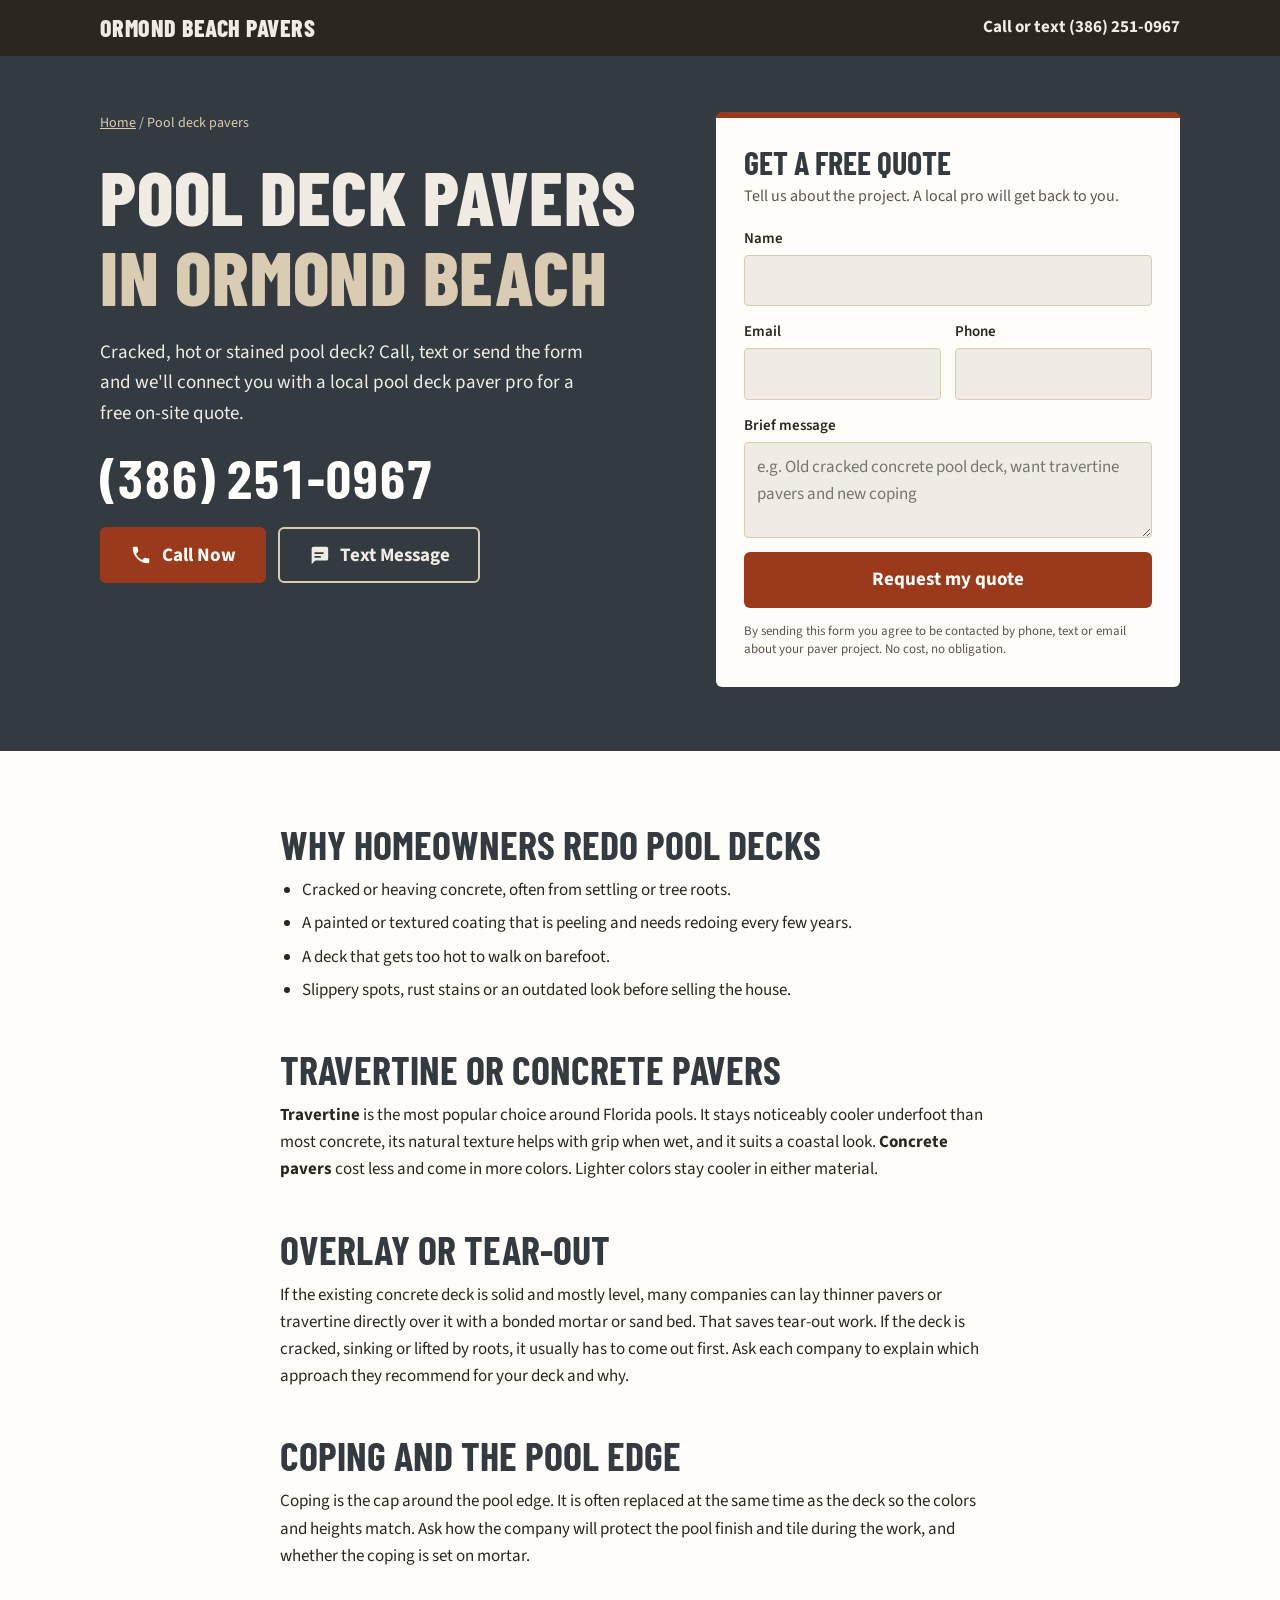
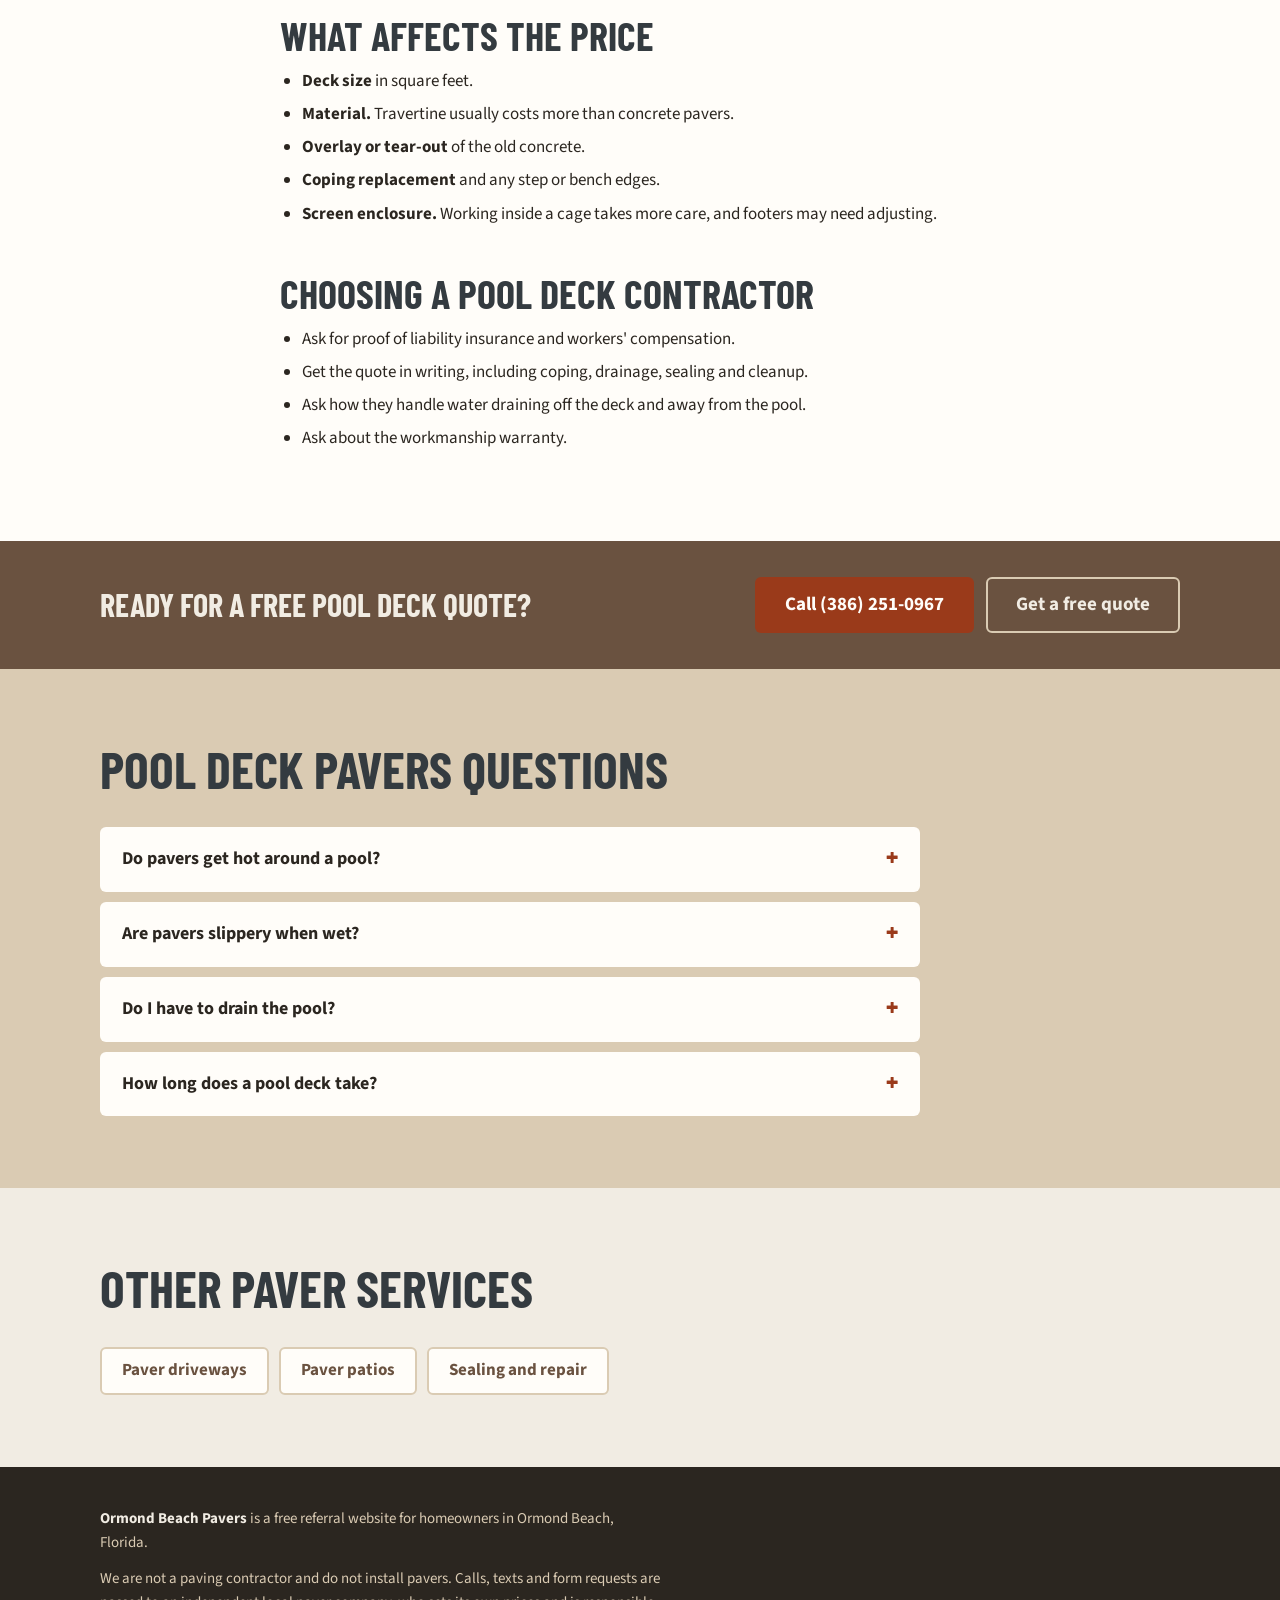
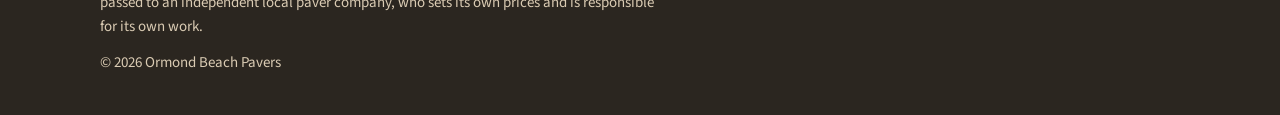
<file: pool-deck-pavers/index.html>
<!doctype html>
<html lang="en">
<head>
<meta charset="utf-8">
<meta name="viewport" content="width=device-width, initial-scale=1, viewport-fit=cover">
<title>Pool Deck Pavers in Ormond Beach, FL | Free Quotes</title>
<meta name="description" content="Redoing your pool deck in Ormond Beach? Call or text (386) 251-0967 to get connected with a local pool deck paver pro for a free on-site quote. Travertine and paver pool decks, overlays and coping.">
<link rel="canonical" href="https://ormondbeachpavers.com/pool-deck-pavers/">
<meta property="og:type" content="website">
<meta property="og:site_name" content="Ormond Beach Pavers">
<meta property="og:title" content="Pool Deck Pavers in Ormond Beach, FL | Free Quotes">
<meta property="og:description" content="Redoing your pool deck in Ormond Beach? Call or text (386) 251-0967 to get connected with a local pool deck paver pro for a free on-site quote. Travertine and paver pool decks, overlays and coping.">
<meta property="og:url" content="https://ormondbeachpavers.com/pool-deck-pavers/">
<meta property="og:locale" content="en_US">
<link rel="preconnect" href="https://fonts.googleapis.com">
<link rel="preconnect" href="https://fonts.gstatic.com" crossorigin>
<link rel="stylesheet" href="https://fonts.googleapis.com/css2?family=Barlow+Condensed:wght@600;700;800&family=Source+Sans+3:wght@400;600;700&display=swap">
<link rel="stylesheet" href="/site.css">
<script type="application/ld+json">
{
 "@context": "https://schema.org",
 "@type": "Service",
 "name": "Pool Deck Pavers referrals in Ormond Beach",
 "serviceType": "Pool Deck Pavers",
 "description": "Redoing your pool deck in Ormond Beach? Call or text (386) 251-0967 to get connected with a local pool deck paver pro for a free on-site quote. Travertine and paver pool decks, overlays and coping.",
 "url": "https://ormondbeachpavers.com/pool-deck-pavers/",
 "areaServed": {
  "@type": "City",
  "name": "Ormond Beach",
  "containedInPlace": {
   "@type": "State",
   "name": "Florida"
  }
 },
 "provider": {
  "@type": "Organization",
  "name": "Ormond Beach Pavers",
  "url": "https://ormondbeachpavers.com/"
 }
}
</script>
<script type="application/ld+json">
{
 "@context": "https://schema.org",
 "@type": "BreadcrumbList",
 "itemListElement": [
  {
   "@type": "ListItem",
   "position": 1,
   "name": "Home",
   "item": "https://ormondbeachpavers.com/"
  },
  {
   "@type": "ListItem",
   "position": 2,
   "name": "Pool deck pavers",
   "item": "https://ormondbeachpavers.com/pool-deck-pavers/"
  }
 ]
}
</script>
<script type="application/ld+json">
{
 "@context": "https://schema.org",
 "@type": "FAQPage",
 "mainEntity": [
  {
   "@type": "Question",
   "name": "Do pavers get hot around a pool?",
   "acceptedAnswer": {
    "@type": "Answer",
    "text": "Every surface warms up in the Florida sun, but light-colored travertine stays noticeably cooler than dark pavers or plain concrete. Ask to stand on a sample in direct sun before you choose."
   }
  },
  {
   "@type": "Question",
   "name": "Are pavers slippery when wet?",
   "acceptedAnswer": {
    "@type": "Answer",
    "text": "Tumbled travertine and textured pavers give good grip. Some sealers make the surface slicker, so ask about a non-slip additive if the deck will be sealed."
   }
  },
  {
   "@type": "Question",
   "name": "Do I have to drain the pool?",
   "acceptedAnswer": {
    "@type": "Answer",
    "text": "Usually not. The company works around the edge and protects the water and finish. If coping is being replaced, they may lower the water level a little."
   }
  },
  {
   "@type": "Question",
   "name": "How long does a pool deck take?",
   "acceptedAnswer": {
    "@type": "Answer",
    "text": "Many pool decks are done in under a week once work starts. Tear-out of an old slab and coping replacement add time."
   }
  }
 ]
}
</script>
</head>
<body>
<div class="topbar">
  <div class="wrap">
    <a class="brand" href="/">Ormond Beach Pavers</a>
    <a class="top-phone" href="tel:+13862510967">Call or text (386) 251-0967</a>
  </div>
</div>

<header class="hero page">
  <div class="wrap hero-grid">
    <div class="hero-copy">
      <nav class="crumbs" aria-label="Breadcrumb"><a href="/">Home</a> / Pool deck pavers</nav>
      <h1>Pool Deck Pavers <span>in Ormond Beach</span></h1>
      <p class="lede">Cracked, hot or stained pool deck? Call, text or send the form and we'll connect you with a local pool deck paver pro for a free on-site quote.</p>
      <a class="phone" href="tel:+13862510967">(386) 251-0967</a>
      <div class="ctas">
        <a class="btn btn-rust" href="tel:+13862510967">
          <svg viewBox="0 0 24 24" fill="currentColor" aria-hidden="true"><path d="M6.6 10.8a15.1 15.1 0 0 0 6.6 6.6l2.2-2.2a1 1 0 0 1 1-.25 11.4 11.4 0 0 0 3.6.57 1 1 0 0 1 1 1V20a1 1 0 0 1-1 1A17 17 0 0 1 3 4a1 1 0 0 1 1-1h3.5a1 1 0 0 1 1 1c0 1.25.2 2.45.57 3.57a1 1 0 0 1-.25 1z"/></svg>
          Call Now
        </a>
        <a class="btn btn-outline" href="sms:+13862510967">
          <svg viewBox="0 0 24 24" fill="currentColor" aria-hidden="true"><path d="M4 3h16a2 2 0 0 1 2 2v11a2 2 0 0 1-2 2H8l-4 4V5a2 2 0 0 1 2-2zm3 6v2h10V9zm0 4v2h7v-2z"/></svg>
          Text Message
        </a>
      </div>
    </div>

    <div class="quote" id="quote">
      <h2>Get a free quote</h2>
      <p class="sub">Tell us about the project. A local pro will get back to you.</p>
      <form id="lead-form" action="/api/lead" method="post" novalidate>
        <div class="hp" aria-hidden="true"><label for="company">Company</label><input id="company" name="company" type="text" tabindex="-1" autocomplete="off"></div>
        <div class="field">
          <label for="name">Name</label>
          <input id="name" name="name" type="text" autocomplete="name" required>
        </div>
        <div class="row2">
          <div class="field">
            <label for="email">Email</label>
            <input id="email" name="email" type="email" autocomplete="email" required>
          </div>
          <div class="field">
            <label for="phone">Phone</label>
            <input id="phone" name="phone" type="tel" autocomplete="tel" required>
          </div>
        </div>
        <div class="field">
          <label for="message">Brief message</label>
          <textarea id="message" name="message" placeholder="e.g. Old cracked concrete pool deck, want travertine pavers and new coping"></textarea>
        </div>
        <button class="btn btn-rust" type="submit">Request my quote</button>
        <p class="consent">By sending this form you agree to be contacted by phone, text or email about your paver project. No cost, no obligation.</p>
        <p class="form-msg" id="form-msg" hidden></p>
      </form>
    </div>
  </div>
</header>

<main>
  <section class="block article">
    <div class="wrap prose">
<h2>Why homeowners redo pool decks</h2>
<ul>
<li>Cracked or heaving concrete, often from settling or tree roots.</li>
<li>A painted or textured coating that is peeling and needs redoing every few years.</li>
<li>A deck that gets too hot to walk on barefoot.</li>
<li>Slippery spots, rust stains or an outdated look before selling the house.</li>
</ul>

<h2>Travertine or concrete pavers</h2>
<p><strong>Travertine</strong> is the most popular choice around Florida pools. It stays noticeably cooler underfoot than most concrete, its natural texture helps with grip when wet, and it suits a coastal look. <strong>Concrete pavers</strong> cost less and come in more colors. Lighter colors stay cooler in either material.</p>

<h2>Overlay or tear-out</h2>
<p>If the existing concrete deck is solid and mostly level, many companies can lay thinner pavers or travertine directly over it with a bonded mortar or sand bed. That saves tear-out work. If the deck is cracked, sinking or lifted by roots, it usually has to come out first. Ask each company to explain which approach they recommend for your deck and why.</p>

<h2>Coping and the pool edge</h2>
<p>Coping is the cap around the pool edge. It is often replaced at the same time as the deck so the colors and heights match. Ask how the company will protect the pool finish and tile during the work, and whether the coping is set on mortar.</p>

<h2>What affects the price</h2>
<ul>
<li><strong>Deck size</strong> in square feet.</li>
<li><strong>Material.</strong> Travertine usually costs more than concrete pavers.</li>
<li><strong>Overlay or tear-out</strong> of the old concrete.</li>
<li><strong>Coping replacement</strong> and any step or bench edges.</li>
<li><strong>Screen enclosure.</strong> Working inside a cage takes more care, and footers may need adjusting.</li>
</ul>

<h2>Choosing a pool deck contractor</h2>
<ul>
<li>Ask for proof of liability insurance and workers' compensation.</li>
<li>Get the quote in writing, including coping, drainage, sealing and cleanup.</li>
<li>Ask how they handle water draining off the deck and away from the pool.</li>
<li>Ask about the workmanship warranty.</li>
</ul>
    </div>
  </section>

  <div class="mid-cta">
    <div class="wrap">
      <p>Ready for a free pool deck quote?</p>
      <div class="ctas">
        <a class="btn btn-rust" href="tel:+13862510967">Call (386) 251-0967</a>
        <a class="btn btn-outline" href="#quote">Get a free quote</a>
      </div>
    </div>
  </div>

  <section class="block faq">
    <div class="wrap">
      <div class="section-head">
        <h2>Pool Deck Pavers questions</h2>
      </div>
      <div class="faq-list">
        <details>
          <summary>Do pavers get hot around a pool?</summary>
          <p>Every surface warms up in the Florida sun, but light-colored travertine stays noticeably cooler than dark pavers or plain concrete. Ask to stand on a sample in direct sun before you choose.</p>
        </details>
        <details>
          <summary>Are pavers slippery when wet?</summary>
          <p>Tumbled travertine and textured pavers give good grip. Some sealers make the surface slicker, so ask about a non-slip additive if the deck will be sealed.</p>
        </details>
        <details>
          <summary>Do I have to drain the pool?</summary>
          <p>Usually not. The company works around the edge and protects the water and finish. If coping is being replaced, they may lower the water level a little.</p>
        </details>
        <details>
          <summary>How long does a pool deck take?</summary>
          <p>Many pool decks are done in under a week once work starts. Tear-out of an old slab and coping replacement add time.</p>
        </details>
      </div>
    </div>
  </section>

  <section class="block other">
    <div class="wrap">
      <div class="section-head">
        <h2>Other paver services</h2>
      </div>
      <ul class="other-list">
        <li><a href="/paver-driveways/">Paver driveways</a></li>
        <li><a href="/paver-patios/">Paver patios</a></li>
        <li><a href="/paver-sealing-repair/">Sealing and repair</a></li>
      </ul>
    </div>
  </section>
</main>

<footer>
  <div class="wrap">
    <p><strong>Ormond Beach Pavers</strong> is a free referral website for homeowners in Ormond Beach, Florida.</p>
    <p>We are not a paving contractor and do not install pavers. Calls, texts and form requests are passed to an independent local paver company, who sets its own prices and is responsible for its own work.</p>
    <p>&copy; 2026 Ormond Beach Pavers</p>
  </div>
</footer>

<div class="callbar" aria-label="Contact">
  <a class="btn btn-rust" href="tel:+13862510967">Call Now</a>
  <a class="btn btn-outline" href="sms:+13862510967">Text</a>
</div>

<script src="/form.js" defer></script>
</body>
</html>
</file>
<file: site.css>
/* Layout: one strong hero (name, number, CTAs beside the quote form), then services grid, FAQ list, plain disclosure footer. */
:root {
  --cream: #f1ece3;
  --tan: #dacbb3;
  --camel: #b8996f;
  --bark: #6a5240;
  --moss: #4f585d;
  --moss-deep: #343b40;
  --rust: #9a3a1a;
  --rust-hover: #b14822;
  --ink: #2b2620;
  --muted: #5e554b;
  --white: #fffdf9;
  --display: "Barlow Condensed", "Arial Narrow", "Roboto Condensed", sans-serif;
  --body: "Source Sans 3", "Segoe UI", Roboto, Helvetica, Arial, sans-serif;
  --radius: 6px;
  color-scheme: light;
}
* { box-sizing: border-box; }
html { scroll-behavior: smooth; }
@media (prefers-reduced-motion: reduce) { html { scroll-behavior: auto; } }
body { margin: 0; background: var(--cream); color: var(--ink); font: 17px/1.6 var(--body); }
h1, h2, h3 { font-family: var(--display); line-height: 1.05; text-wrap: balance; margin: 0; }
a { color: var(--rust); }
a:focus-visible, button:focus-visible, input:focus-visible, textarea:focus-visible, summary:focus-visible { outline: 3px solid var(--camel); outline-offset: 2px; }
.wrap { max-width: 1120px; margin: 0 auto; padding-inline: 20px; }

/* Hero */
.hero { background: var(--moss-deep); color: var(--cream); padding-block: 56px 64px; }
.hero-grid { display: grid; grid-template-columns: 1.1fr 0.9fr; gap: 48px; align-items: start; }
.hero-copy { min-width: 0; display: flex; flex-direction: column; gap: 22px; }
.eyebrow { font-size: 14px; font-weight: 700; letter-spacing: 0.12em; text-transform: uppercase; color: var(--tan); }
.hero h1 { font-size: clamp(48px, 8vw, 92px); font-weight: 800; text-transform: uppercase; letter-spacing: 0.01em; }
.hero h1 span { display: block; color: var(--tan); }
.phone { font-family: var(--display); font-weight: 700; font-size: clamp(40px, 6.5vw, 68px); color: var(--white); text-decoration: none; line-height: 1; font-variant-numeric: tabular-nums; }
.phone:hover { color: var(--tan); }
.ctas { display: flex; flex-wrap: wrap; gap: 12px; }
.btn { display: inline-flex; align-items: center; justify-content: center; gap: 10px; min-height: 56px; padding: 0 28px; border-radius: var(--radius); font: 700 19px/1 var(--body); text-decoration: none; border: 2px solid transparent; cursor: pointer; white-space: nowrap; }
.btn svg { width: 22px; height: 22px; flex: none; }
.btn-rust { background: var(--rust); color: var(--white); }
.btn-rust:hover { background: var(--rust-hover); }
.btn-outline { background: transparent; color: var(--cream); border-color: var(--tan); }
.btn-outline:hover { background: rgba(218, 203, 179, 0.12); }
.hero-note { font-size: 16px; color: var(--tan); max-width: 46ch; margin: 0; }

/* Form */
.quote { background: var(--white); color: var(--ink); border-radius: var(--radius); padding: 28px; border-top: 6px solid var(--rust); min-width: 0; }
.quote h2 { font-size: 32px; text-transform: uppercase; color: var(--moss-deep); }
.quote p.sub { margin: 4px 0 18px; color: var(--muted); font-size: 16px; }
.quote form { display: grid; gap: 14px; }
.field { display: grid; gap: 4px; }
.field label { font-weight: 600; font-size: 15px; }
.field input, .field textarea { width: 100%; font: inherit; color: var(--ink); background: var(--cream); border: 1px solid var(--tan); border-radius: 4px; padding: 11px 12px; }
.field textarea { min-height: 96px; resize: vertical; }
.row2 { display: grid; grid-template-columns: 1fr 1fr; gap: 14px; }
.quote .btn { width: 100%; }
.consent { font-size: 13px; color: var(--muted); line-height: 1.45; margin: 0; }
.hp { position: absolute; left: -9999px; width: 1px; height: 1px; overflow: hidden; }
.form-msg { font-weight: 600; color: var(--moss-deep); margin: 0; }

/* Sections */
section.block { padding-block: 72px; }
.section-head { display: grid; gap: 8px; margin-bottom: 32px; max-width: 680px; }
.section-head h2 { font-size: clamp(36px, 5vw, 52px); text-transform: uppercase; color: var(--moss-deep); }
.section-head p { margin: 0; color: var(--muted); }

.services { background: var(--cream); }
.svc-grid { display: grid; grid-template-columns: repeat(3, 1fr); gap: 2px; background: var(--tan); border: 2px solid var(--tan); border-radius: var(--radius); overflow: hidden; }
.svc { background: var(--white); padding: 26px 24px; display: grid; gap: 8px; align-content: start; min-width: 0; }
.svc h3 { font-size: 27px; color: var(--bark); text-transform: uppercase; }
.svc p { margin: 0; color: var(--ink); }

.mid-cta { background: var(--bark); color: var(--cream); padding-block: 36px; }
.mid-cta .wrap { display: flex; flex-wrap: wrap; align-items: center; justify-content: space-between; gap: 18px; }
.mid-cta p { margin: 0; font-family: var(--display); font-size: 32px; font-weight: 700; text-transform: uppercase; line-height: 1.1; }

.faq { background: var(--tan); }
.faq-list { display: grid; gap: 10px; max-width: 820px; }
.faq details { background: var(--white); border-radius: var(--radius); padding: 0 22px; }
.faq summary { cursor: pointer; list-style: none; padding: 18px 0; font-weight: 700; font-size: 18px; display: flex; justify-content: space-between; gap: 16px; }
.faq summary::-webkit-details-marker { display: none; }
.faq summary::after { content: "+"; font-family: var(--display); font-size: 28px; line-height: 0.8; color: var(--rust); flex: none; }
.faq details[open] summary::after { content: "\2013"; }
.faq details p { margin: 0 0 18px; max-width: 68ch; }

footer { background: var(--ink); color: var(--tan); padding-block: 40px; font-size: 15px; }
footer .wrap { display: grid; gap: 12px; }
footer strong { color: var(--cream); }
footer a { color: var(--cream); }
footer p { margin: 0; max-width: 80ch; }

/* Sticky mobile call bar */
.callbar { display: none; }

@media (max-width: 900px) {
  .hero-grid { grid-template-columns: 1fr; gap: 36px; }
  .svc-grid { grid-template-columns: 1fr 1fr; }
}
@media (max-width: 600px) {
  body { font-size: 16px; }
  .hero { padding-block: 36px 44px; }
  .ctas .btn { flex: 1 1 140px; padding: 0 16px; }
  .row2, .svc-grid { grid-template-columns: 1fr; }
  .quote { padding: 22px 18px; }
  section.block { padding-block: 52px; }
  .callbar { display: grid; grid-template-columns: 1fr 1fr; gap: 8px; position: fixed; left: 0; right: 0; bottom: 0; padding: 8px 12px calc(8px + env(safe-area-inset-bottom, 0px)); background: var(--moss-deep); z-index: 10; }
  .callbar .btn { min-height: 48px; font-size: 17px; }
  footer { padding-bottom: 96px; }
}

/* Service pages: slim top bar, breadcrumb, readable article body, links to the other services. */
.topbar { background: var(--ink); color: var(--cream); }
.topbar .wrap { display: flex; flex-wrap: wrap; align-items: center; justify-content: space-between; gap: 8px 20px; min-height: 56px; padding-block: 8px; }
.topbar a { color: var(--cream); text-decoration: none; }
.topbar .brand { font-family: var(--display); font-weight: 800; font-size: 24px; text-transform: uppercase; letter-spacing: 0.02em; }
.topbar .top-phone { font-weight: 700; font-variant-numeric: tabular-nums; }
.topbar a:hover { color: var(--tan); }
.crumbs { font-size: 14px; color: var(--tan); }
.crumbs a { color: var(--tan); }
.hero.page h1 { font-size: clamp(42px, 6.5vw, 76px); }
.hero.page .phone { font-size: clamp(36px, 5vw, 54px); }
.lede { font-size: 19px; margin: 0; max-width: 54ch; color: var(--cream); }
.article { background: var(--white); }
.prose { max-width: 760px; }
.prose h2 { font-size: clamp(30px, 4vw, 40px); text-transform: uppercase; color: var(--moss-deep); margin: 44px 0 12px; }
.prose h2:first-child { margin-top: 0; }
.prose p, .prose ul { margin: 0 0 16px; }
.prose ul { padding-left: 22px; }
.prose li { margin-bottom: 6px; }
.svc a { color: inherit; text-decoration: none; display: grid; gap: 8px; }
.svc a:hover h3 { color: var(--rust); }
.svc .more { font-weight: 700; color: var(--rust); }
.other { background: var(--cream); }
.other-list { display: flex; flex-wrap: wrap; gap: 10px; padding: 0; margin: 0; list-style: none; }
.other-list a { display: inline-flex; align-items: center; min-height: 48px; padding: 0 20px; background: var(--white); border: 2px solid var(--tan); border-radius: var(--radius); font-weight: 700; text-decoration: none; color: var(--bark); }
.other-list a:hover { border-color: var(--rust); color: var(--rust); }
@media (max-width: 600px) {
  .topbar .top-phone { display: none; }
  .topbar .brand { font-size: 20px; }
  .lede { font-size: 17px; }
}
</file>
